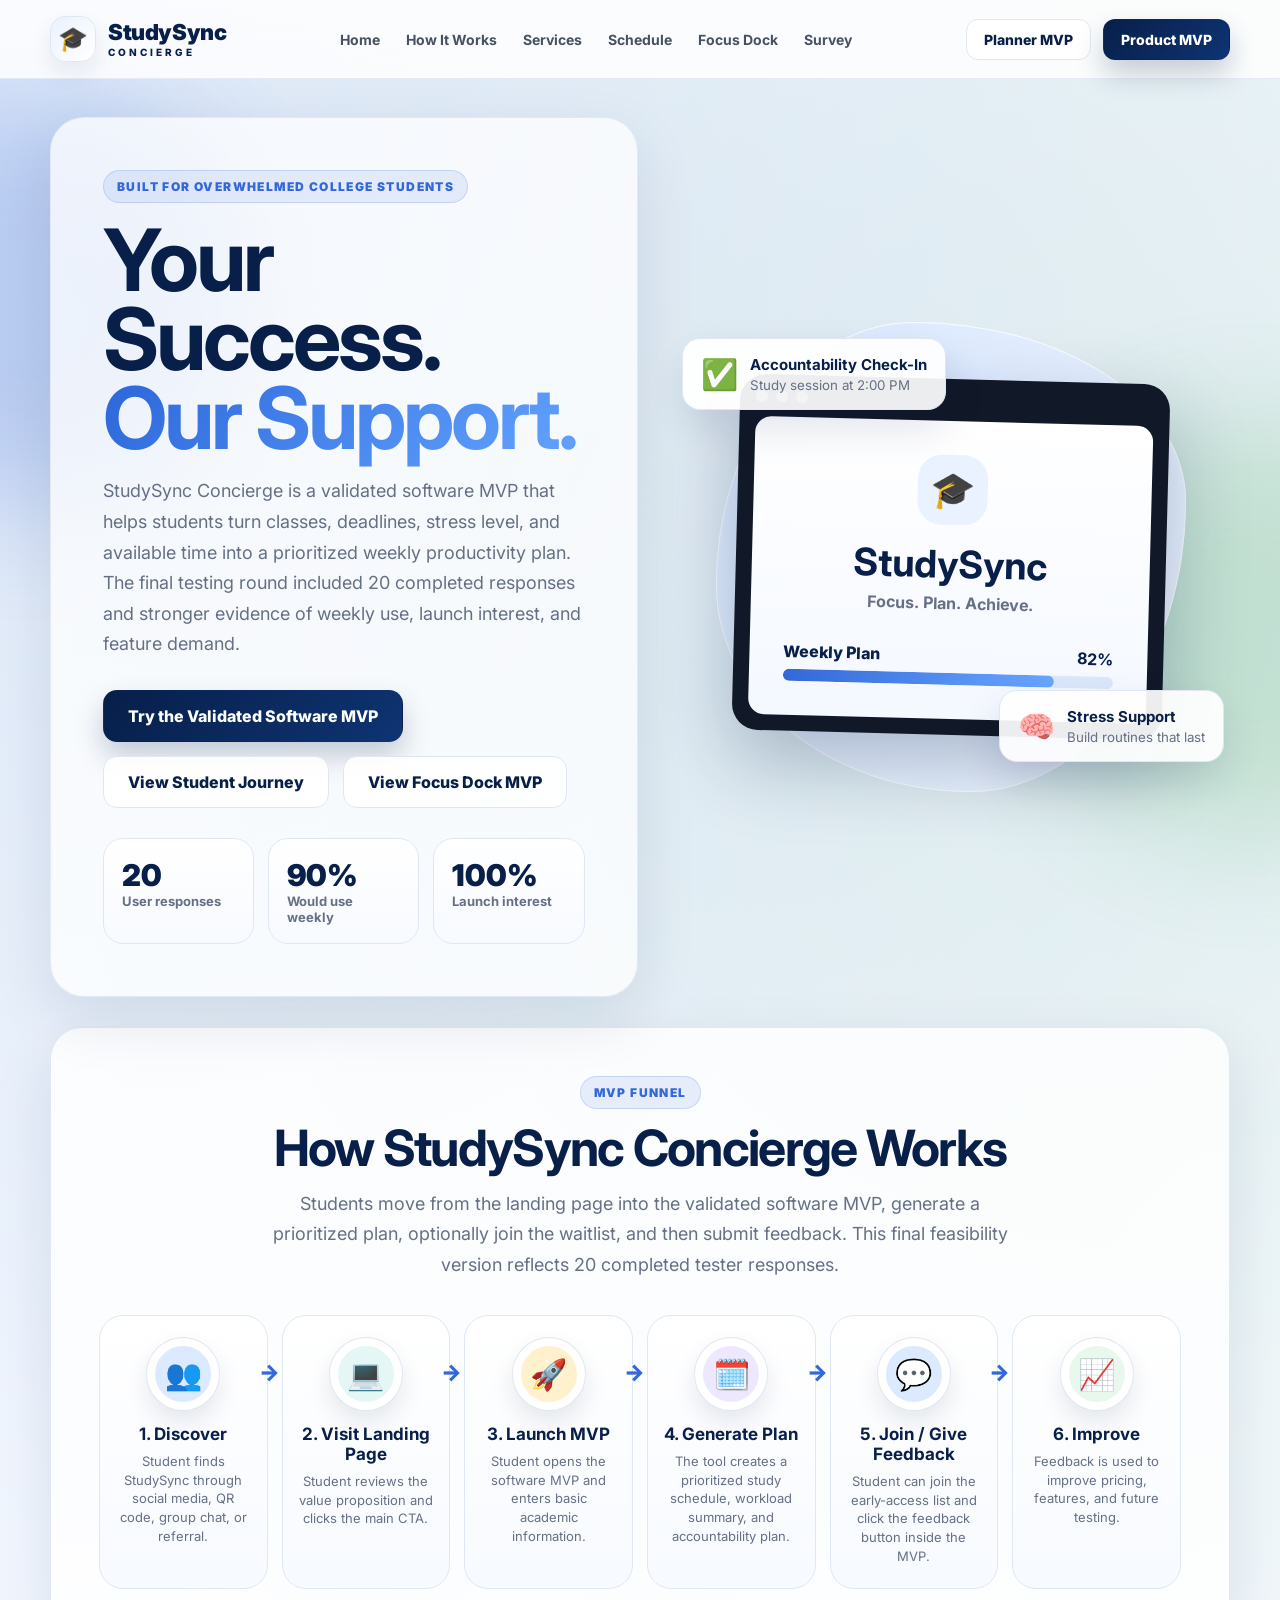
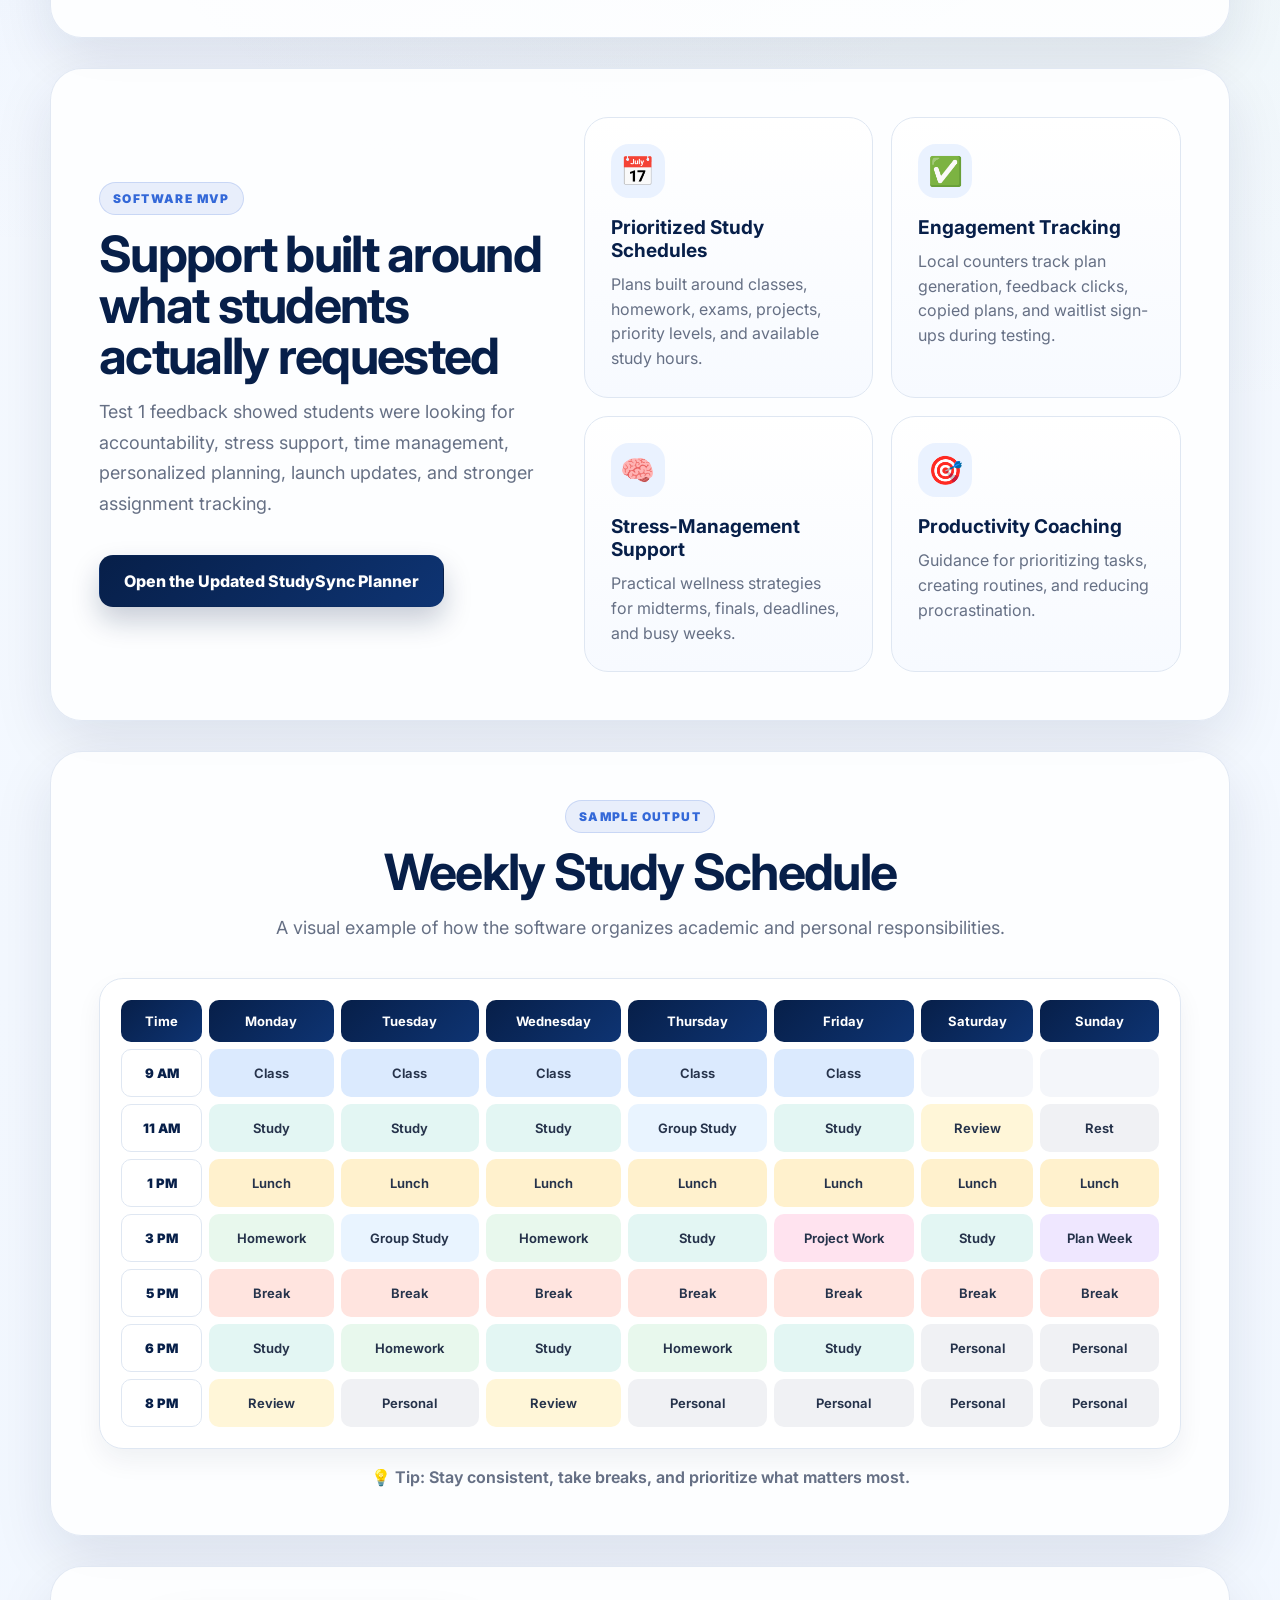
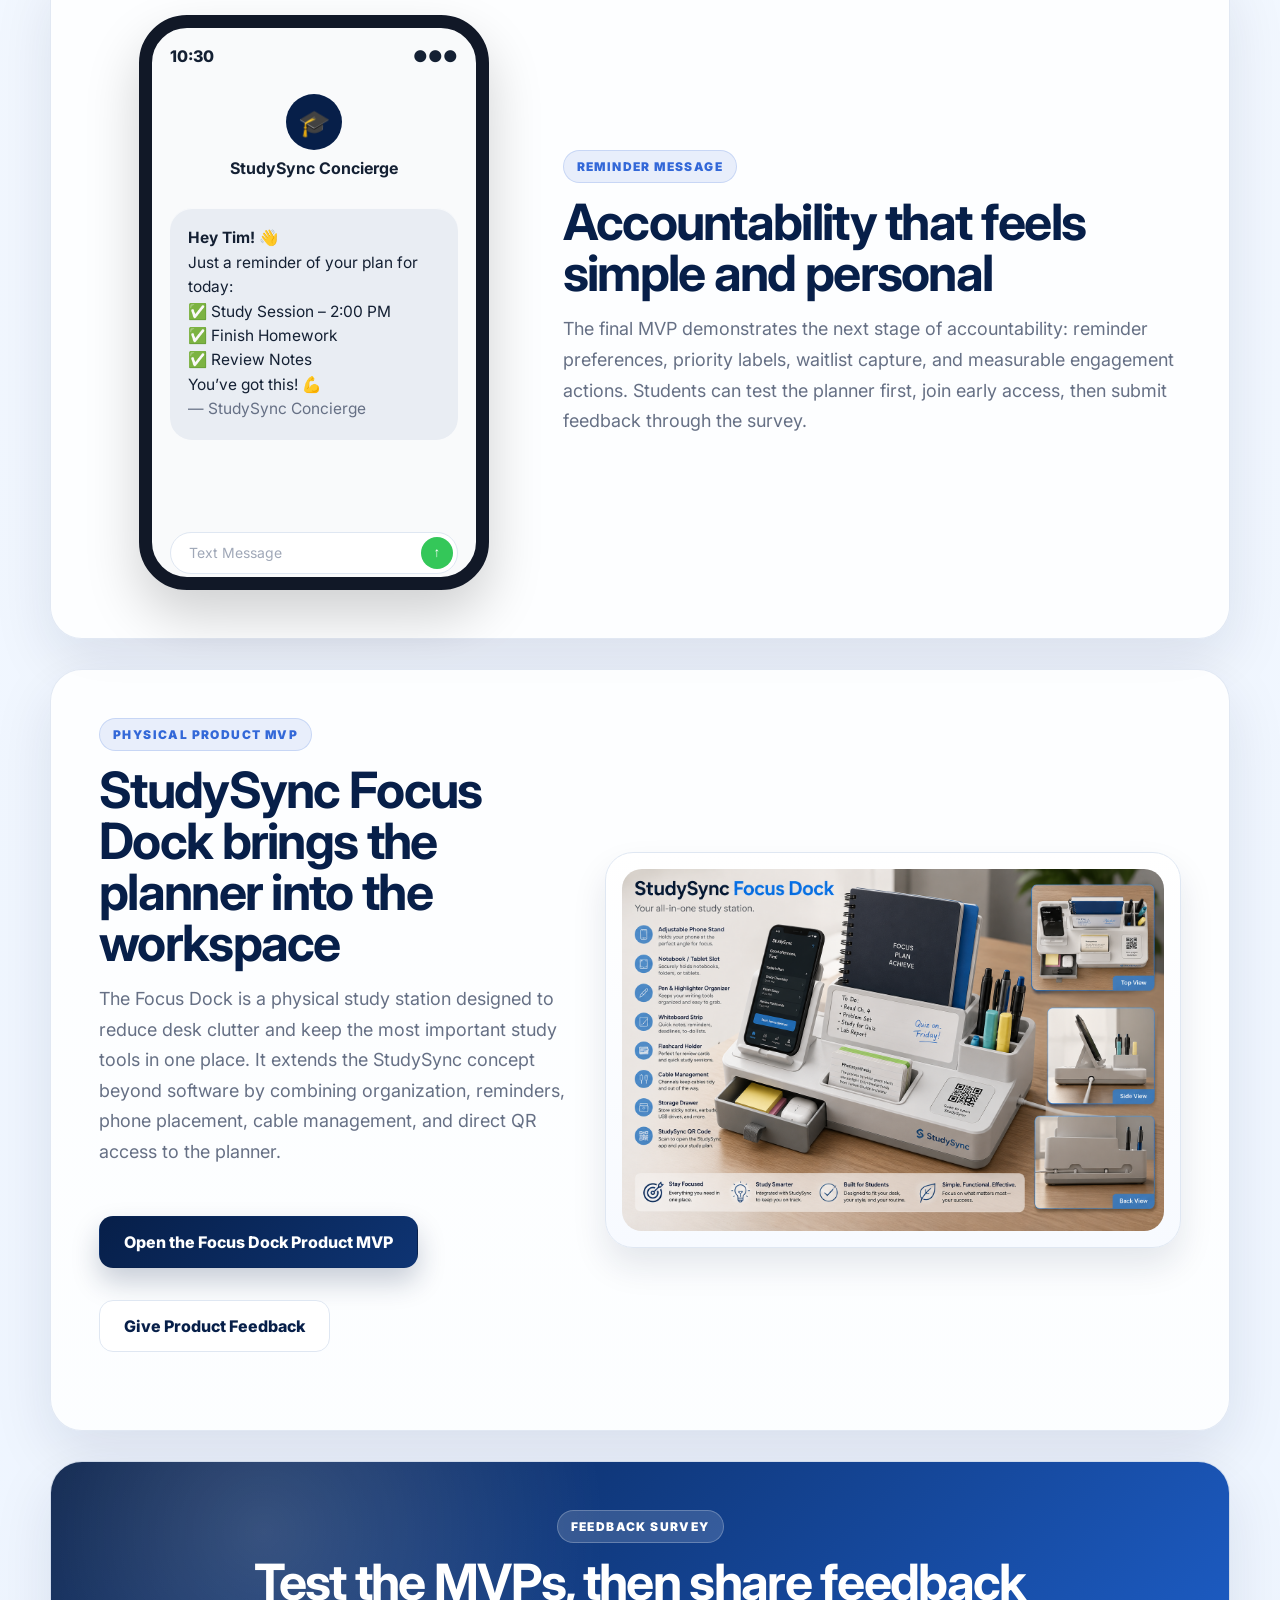
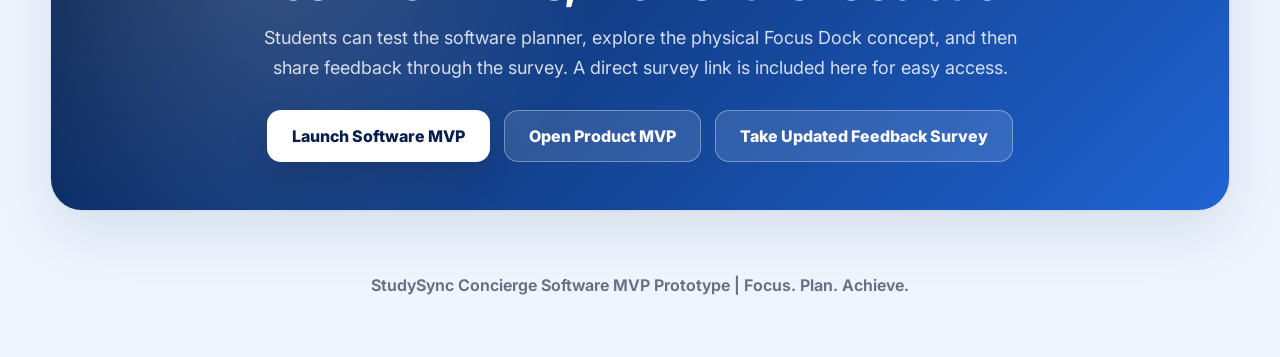
<file: index.html>
<!DOCTYPE html>
<html lang="en">
<head>
  <meta charset="UTF-8" />
  <meta name="viewport" content="width=device-width, initial-scale=1.0" />
  <title>StudySync Concierge</title>
  <link rel="preconnect" href="https://fonts.googleapis.com">
  <link rel="preconnect" href="https://fonts.gstatic.com" crossorigin>
  <link href="https://fonts.googleapis.com/css2?family=Inter:wght@400;500;600;700;800;900&display=swap" rel="stylesheet">
  <link rel="stylesheet" href="styles.css" />
</head>
<body>
  <div class="background-glow glow-one"></div>
  <div class="background-glow glow-two"></div>

  <header class="site-header">
    <nav class="nav">
      <a class="brand" href="#home">
        <span class="logo-mark">🎓</span>
        <span>
          <strong>StudySync</strong>
          <small>Concierge</small>
        </span>
      </a>

      <div class="nav-links">
        <a href="#home">Home</a>
        <a href="#how">How It Works</a>
        <a href="#services">Services</a>
        <a href="#schedule">Schedule</a>
        <a href="#focus-dock">Focus Dock</a>
        <a href="#survey">Survey</a>
      </div>

      <div class="nav-actions">
        <a class="btn secondary small" href="app.html">Planner MVP</a>
        <a class="btn primary small" href="focus-dock.html">Product MVP</a>
      </div>
    </nav>
  </header>

  <main>
    <section id="home" class="hero">
      <div class="hero-content">
        <div class="pill">Built for overwhelmed college students</div>
        <h1>Your Success.<br><span>Our Support.</span></h1>
        <p class="lead">
          StudySync Concierge is a validated software MVP that helps students turn classes, deadlines,
          stress level, and available time into a prioritized weekly productivity plan. The final testing round included 20 completed responses and stronger evidence of weekly use, launch interest, and feature demand.
        </p>

        <div class="hero-actions">
          <a class="btn primary" href="app.html">Try the Validated Software MVP</a>
          <a class="btn secondary" href="#how">View Student Journey</a>
          <a class="btn secondary" href="focus-dock.html">View Focus Dock MVP</a>
        </div>

        <div class="metrics">
          <div>
            <strong>20</strong>
            <span>User responses</span>
          </div>
          <div>
            <strong>90%</strong>
            <span>Would use weekly</span>
          </div>
          <div>
            <strong>100%</strong>
            <span>Launch interest</span>
          </div>
        </div>
      </div>

      <div class="hero-visual">
        <div class="blob"></div>
        <div class="floating-card card-top">
          <span>✅</span>
          <div>
            <strong>Accountability Check-In</strong>
            <small>Study session at 2:00 PM</small>
          </div>
        </div>
        <div class="laptop-card">
          <div class="laptop-top">
            <span></span><span></span><span></span>
          </div>
          <div class="laptop-content">
            <div class="mini-logo">🎓</div>
            <h3>StudySync</h3>
            <p>Focus. Plan. Achieve.</p>
            <div class="progress-row"><span>Weekly Plan</span><strong>82%</strong></div>
            <div class="progress"><i></i></div>
          </div>
        </div>
        <div class="floating-card card-bottom">
          <span>🧠</span>
          <div>
            <strong>Stress Support</strong>
            <small>Build routines that last</small>
          </div>
        </div>
      </div>
    </section>

    <section id="how" class="section">
      <div class="section-heading">
        <span class="label">MVP Funnel</span>
        <h2>How StudySync Concierge Works</h2>
        <p>Students move from the landing page into the validated software MVP, generate a prioritized plan, optionally join the waitlist, and then submit feedback. This final feasibility version reflects 20 completed tester responses.</p>
      </div>

      <div class="workflow">
        <div class="step">
          <div class="icon blue">👥</div>
          <h3>1. Discover</h3>
          <p>Student finds StudySync through social media, QR code, group chat, or referral.</p>
        </div>
        <div class="step">
          <div class="icon teal">💻</div>
          <h3>2. Visit Landing Page</h3>
          <p>Student reviews the value proposition and clicks the main CTA.</p>
        </div>
        <div class="step">
          <div class="icon gold">🚀</div>
          <h3>3. Launch MVP</h3>
          <p>Student opens the software MVP and enters basic academic information.</p>
        </div>
        <div class="step">
          <div class="icon purple">🗓️</div>
          <h3>4. Generate Plan</h3>
          <p>The tool creates a prioritized study schedule, workload summary, and accountability plan.</p>
        </div>
        <div class="step">
          <div class="icon blue">💬</div>
          <h3>5. Join / Give Feedback</h3>
          <p>Student can join the early-access list and click the feedback button inside the MVP.</p>
        </div>
        <div class="step">
          <div class="icon green">📈</div>
          <h3>6. Improve</h3>
          <p>Feedback is used to improve pricing, features, and future testing.</p>
        </div>
      </div>
    </section>

    <section id="services" class="section split">
      <div class="copy-block">
        <span class="label">Software MVP</span>
        <h2>Support built around what students actually requested</h2>
        <p>
          Test 1 feedback showed students were looking for accountability, stress support,
          time management, personalized planning, launch updates, and stronger assignment tracking.
        </p>
        <a class="btn primary inline-cta" href="app.html">Open the Updated StudySync Planner</a>
      </div>

      <div class="service-grid">
        <article class="service-card">
          <div class="service-icon">📅</div>
          <h3>Prioritized Study Schedules</h3>
          <p>Plans built around classes, homework, exams, projects, priority levels, and available study hours.</p>
        </article>
        <article class="service-card">
          <div class="service-icon">✅</div>
          <h3>Engagement Tracking</h3>
          <p>Local counters track plan generation, feedback clicks, copied plans, and waitlist sign-ups during testing.</p>
        </article>
        <article class="service-card">
          <div class="service-icon">🧠</div>
          <h3>Stress-Management Support</h3>
          <p>Practical wellness strategies for midterms, finals, deadlines, and busy weeks.</p>
        </article>
        <article class="service-card">
          <div class="service-icon">🎯</div>
          <h3>Productivity Coaching</h3>
          <p>Guidance for prioritizing tasks, creating routines, and reducing procrastination.</p>
        </article>
      </div>
    </section>

    <section id="schedule" class="section">
      <div class="section-heading">
        <span class="label">Sample Output</span>
        <h2>Weekly Study Schedule</h2>
        <p>A visual example of how the software organizes academic and personal responsibilities.</p>
      </div>

      <div class="schedule-card">
        <table class="schedule">
          <thead>
            <tr>
              <th>Time</th><th>Monday</th><th>Tuesday</th><th>Wednesday</th><th>Thursday</th><th>Friday</th><th>Saturday</th><th>Sunday</th>
            </tr>
          </thead>
          <tbody>
            <tr><td>9 AM</td><td class="class">Class</td><td class="class">Class</td><td class="class">Class</td><td class="class">Class</td><td class="class">Class</td><td></td><td></td></tr>
            <tr><td>11 AM</td><td class="study">Study</td><td class="study">Study</td><td class="study">Study</td><td class="group">Group Study</td><td class="study">Study</td><td class="review">Review</td><td class="rest">Rest</td></tr>
            <tr><td>1 PM</td><td class="lunch">Lunch</td><td class="lunch">Lunch</td><td class="lunch">Lunch</td><td class="lunch">Lunch</td><td class="lunch">Lunch</td><td class="lunch">Lunch</td><td class="lunch">Lunch</td></tr>
            <tr><td>3 PM</td><td class="homework">Homework</td><td class="group">Group Study</td><td class="homework">Homework</td><td class="study">Study</td><td class="project">Project Work</td><td class="study">Study</td><td class="plan">Plan Week</td></tr>
            <tr><td>5 PM</td><td class="break">Break</td><td class="break">Break</td><td class="break">Break</td><td class="break">Break</td><td class="break">Break</td><td class="break">Break</td><td class="break">Break</td></tr>
            <tr><td>6 PM</td><td class="study">Study</td><td class="homework">Homework</td><td class="study">Study</td><td class="homework">Homework</td><td class="study">Study</td><td class="personal">Personal</td><td class="personal">Personal</td></tr>
            <tr><td>8 PM</td><td class="review">Review</td><td class="personal">Personal</td><td class="review">Review</td><td class="personal">Personal</td><td class="personal">Personal</td><td class="personal">Personal</td><td class="personal">Personal</td></tr>
          </tbody>
        </table>
      </div>
      <p class="tip">💡 Tip: Stay consistent, take breaks, and prioritize what matters most.</p>
    </section>

    <section class="section split reminder-section">
      <div class="phone">
        <div class="phone-bar">
          <span>10:30</span>
          <span>●●●</span>
        </div>
        <div class="phone-header">
          <div class="avatar">🎓</div>
          <strong>StudySync Concierge</strong>
        </div>
        <div class="message">
          <strong>Hey Tim! 👋</strong><br>
          Just a reminder of your plan for today:<br>
          ✅ Study Session – 2:00 PM<br>
          ✅ Finish Homework<br>
          ✅ Review Notes<br>
          You’ve got this! 💪<br>
          <span>— StudySync Concierge</span>
        </div>
        <div class="input-row">Text Message <button type="button" aria-label="Send sample message">↑</button></div>
      </div>

      <div class="copy-block">
        <span class="label">Reminder Message</span>
        <h2>Accountability that feels simple and personal</h2>
        <p>
          The final MVP demonstrates the next stage of accountability: reminder preferences, priority labels, waitlist capture, and measurable engagement actions. Students can test the planner first, join early access, then submit feedback through the survey.
        </p>
      </div>
    </section>


    <section id="focus-dock" class="section split product-showcase-section">
      <div class="copy-block">
        <span class="label">Physical Product MVP</span>
        <h2>StudySync Focus Dock brings the planner into the workspace</h2>
        <p>
          The Focus Dock is a physical study station designed to reduce desk clutter and keep the most important study tools in one place. It extends the StudySync concept beyond software by combining organization, reminders, phone placement, cable management, and direct QR access to the planner.
        </p>
        <div class="hero-actions">
          <a class="btn primary inline-cta" href="focus-dock.html">Open the Focus Dock Product MVP</a>
          <a class="btn secondary inline-cta" target="_blank" rel="noopener" href="https://docs.google.com/forms/d/e/1FAIpQLSdJgZQR3I02ws2I6Ml8LDnDIbY3cP5XOLioHoiaAB8LuWXSCg/viewform?usp=header">Give Product Feedback</a>
        </div>
      </div>

      <div class="product-render-card">
        <img src="focus-dock-render.png" alt="StudySync Focus Dock physical product render">
      </div>
    </section>

    <section id="survey" class="section cta-section">
      <span class="label light">Feedback Survey</span>
      <h2>Test the MVPs, then share feedback</h2>
      <p>
        Students can test the software planner, explore the physical Focus Dock concept, and then share feedback through the survey. A direct survey link is included here for easy access.
      </p>
      <div class="cta-actions">
        <a class="btn white" href="app.html">Launch Software MVP</a>
        <a class="btn ghost-white" href="focus-dock.html">Open Product MVP</a>
        <a class="btn ghost-white" target="_blank" rel="noopener" href="https://docs.google.com/forms/d/e/1FAIpQLSdJgZQR3I02ws2I6Ml8LDnDIbY3cP5XOLioHoiaAB8LuWXSCg/viewform?usp=header">
          Take Updated Feedback Survey
        </a>
      </div>
    </section>
  </main>

  <footer id="contact" class="footer">
    <p>StudySync Concierge Software MVP Prototype | Focus. Plan. Achieve.</p>
  </footer>

  <script src="script.js"></script>
</body>
</html>
</file>
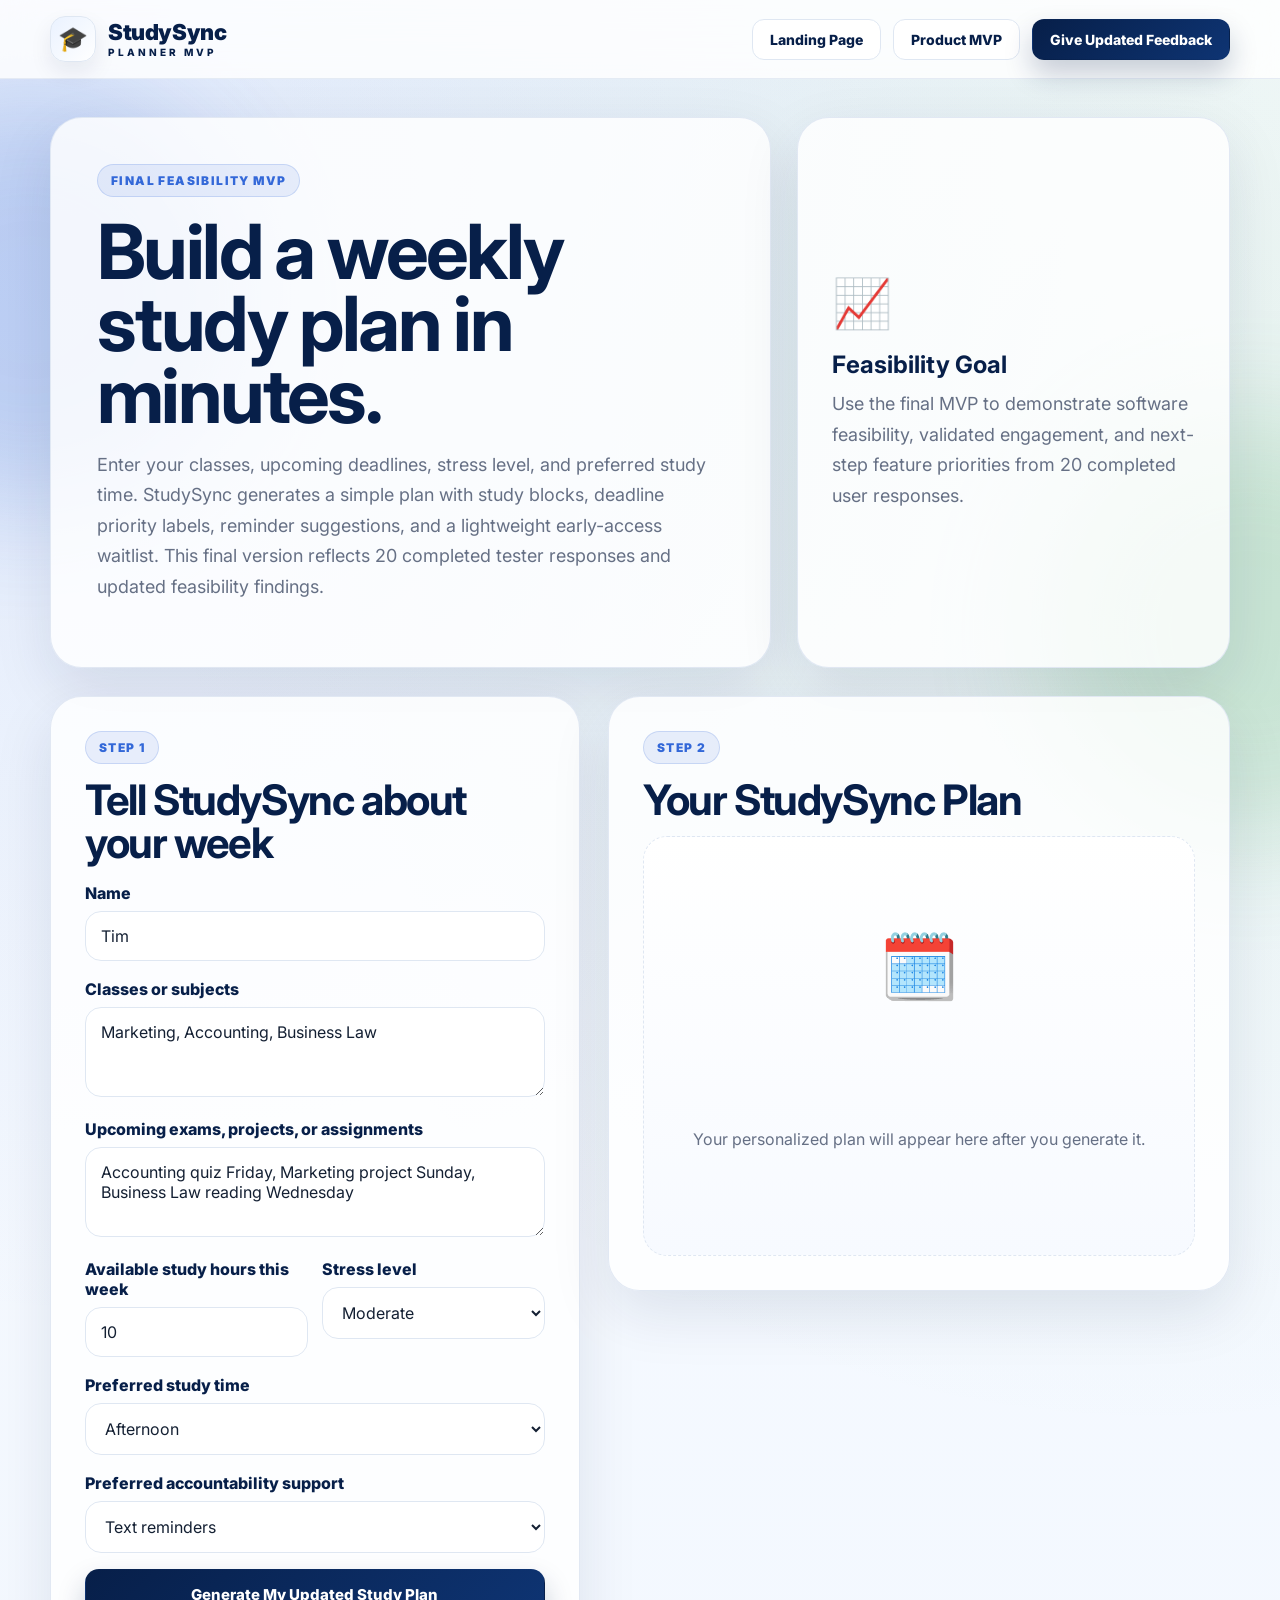
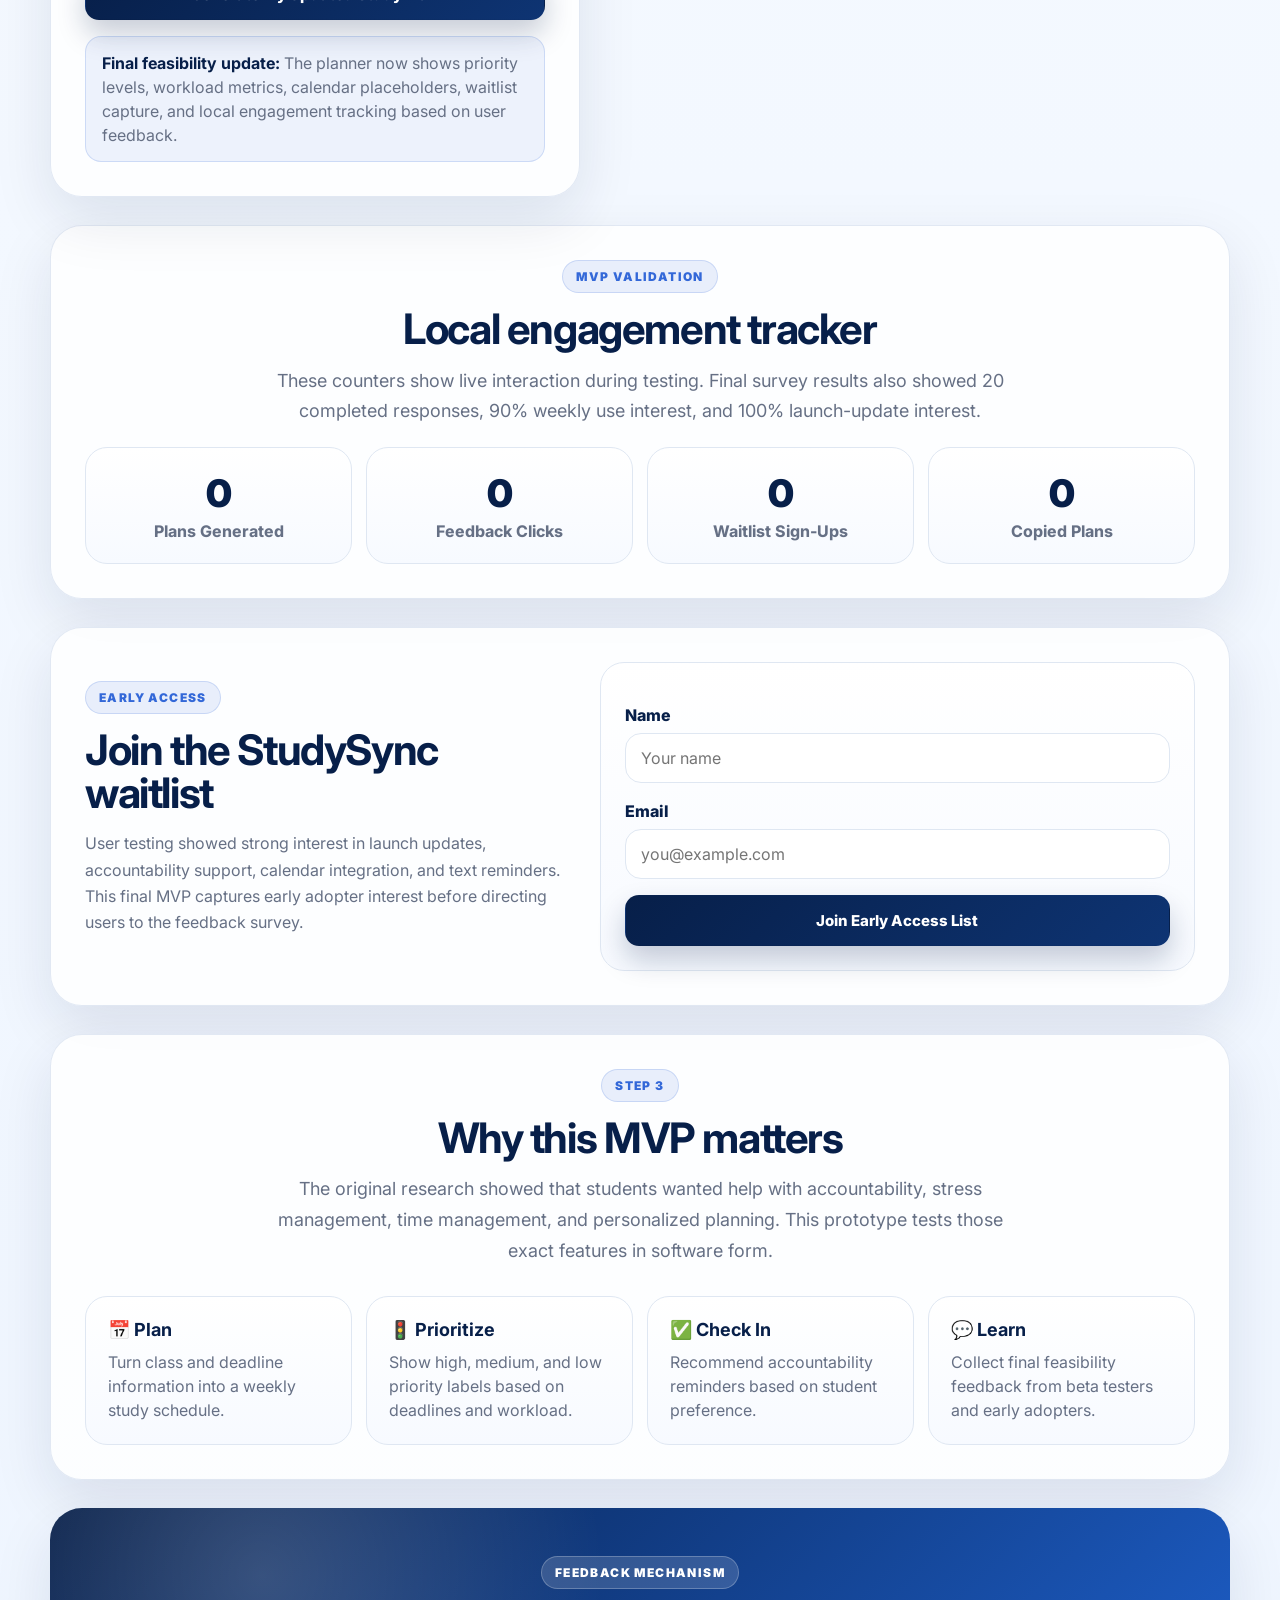
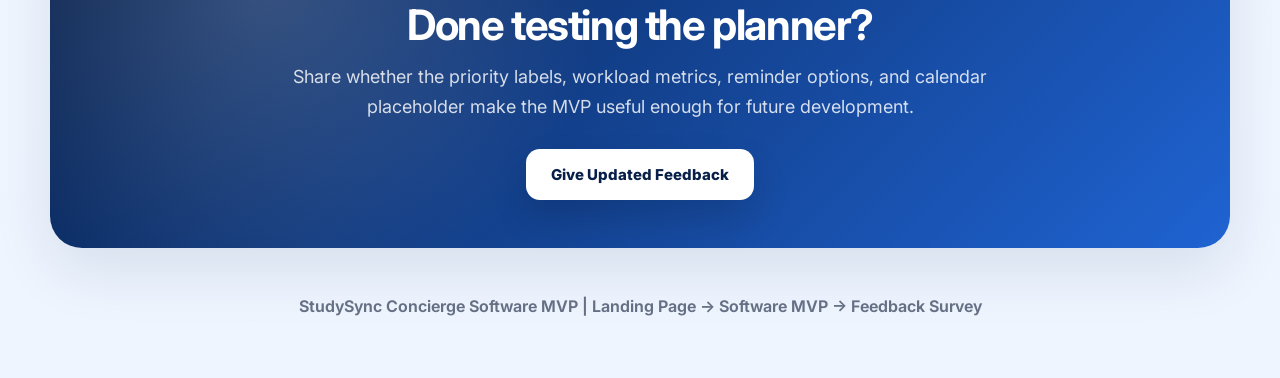
<file: app.html>
<!DOCTYPE html>
<html lang="en">
<head>
  <meta charset="UTF-8" />
  <meta name="viewport" content="width=device-width, initial-scale=1.0" />
  <title>StudySync Planner MVP</title>
  <link rel="preconnect" href="https://fonts.googleapis.com">
  <link rel="preconnect" href="https://fonts.gstatic.com" crossorigin>
  <link href="https://fonts.googleapis.com/css2?family=Inter:wght@400;500;600;700;800;900&display=swap" rel="stylesheet">
  <link rel="stylesheet" href="app.css" />
</head>
<body>
  <div class="background-glow glow-one"></div>
  <div class="background-glow glow-two"></div>

  <header class="app-header">
    <nav class="app-nav">
      <a class="brand" href="index.html">
        <span class="logo-mark">🎓</span>
        <span>
          <strong>StudySync</strong>
          <small>Planner MVP</small>
        </span>
      </a>
      <div class="nav-actions">
        <a class="btn secondary small" href="index.html">Landing Page</a>
        <a class="btn secondary small" href="focus-dock.html">Product MVP</a>
        <a class="btn primary small" target="_blank" rel="noopener" href="https://docs.google.com/forms/d/e/1FAIpQLSdJgZQR3I02ws2I6Ml8LDnDIbY3cP5XOLioHoiaAB8LuWXSCg/viewform?usp=header">Give Updated Feedback</a>
      </div>
    </nav>
  </header>

  <main class="app-shell">
    <section class="app-hero">
      <div>
        <div class="pill">Final feasibility MVP</div>
        <h1>Build a weekly study plan in minutes.</h1>
        <p>
          Enter your classes, upcoming deadlines, stress level, and preferred study time.
          StudySync generates a simple plan with study blocks, deadline priority labels, reminder suggestions, and a lightweight early-access waitlist. This final version reflects 20 completed tester responses and updated feasibility findings.
        </p>
      </div>
      <div class="hero-card">
        <span>📈</span>
        <strong>Feasibility Goal</strong>
        <p>Use the final MVP to demonstrate software feasibility, validated engagement, and next-step feature priorities from 20 completed user responses.</p>
      </div>
    </section>

    <section class="mvp-grid">
      <form id="plannerForm" class="panel planner-form">
        <span class="label">Step 1</span>
        <h2>Tell StudySync about your week</h2>

        <label for="studentName">Name</label>
        <input id="studentName" name="studentName" type="text" placeholder="Tim" value="Tim" required>

        <label for="classes">Classes or subjects</label>
        <textarea id="classes" name="classes" rows="3" placeholder="Example: Marketing, Accounting, Business Law" required>Marketing, Accounting, Business Law</textarea>

        <label for="deadlines">Upcoming exams, projects, or assignments</label>
        <textarea id="deadlines" name="deadlines" rows="3" placeholder="Example: Accounting quiz Friday, Marketing project Sunday" required>Accounting quiz Friday, Marketing project Sunday, Business Law reading Wednesday</textarea>

        <div class="two-col">
          <div>
            <label for="hours">Available study hours this week</label>
            <input id="hours" name="hours" type="number" min="1" max="40" value="10" required>
          </div>
          <div>
            <label for="stress">Stress level</label>
            <select id="stress" name="stress" required>
              <option value="Low">Low</option>
              <option value="Moderate" selected>Moderate</option>
              <option value="High">High</option>
              <option value="Extreme">Extreme</option>
            </select>
          </div>
        </div>

        <label for="studyTime">Preferred study time</label>
        <select id="studyTime" name="studyTime" required>
          <option value="Morning">Morning</option>
          <option value="Afternoon" selected>Afternoon</option>
          <option value="Evening">Evening</option>
          <option value="Mixed">Mixed / flexible</option>
        </select>

        <label for="support">Preferred accountability support</label>
        <select id="support" name="support" required>
          <option value="Text reminders" selected>Text reminders</option>
          <option value="Email check-ins">Email check-ins</option>
          <option value="Weekly video call">Weekly video call</option>
          <option value="App notifications">App notifications</option>
          <option value="Group chat">Group chat</option>
        </select>

        <button class="btn primary full" type="submit">Generate My Updated Study Plan</button>

        <div class="iteration-note">
          <strong>Final feasibility update:</strong> The planner now shows priority levels, workload metrics, calendar placeholders, waitlist capture, and local engagement tracking based on user feedback.
        </div>
      </form>

      <section class="panel result-panel" aria-live="polite">
        <span class="label">Step 2</span>
        <h2>Your StudySync Plan</h2>
        <div id="emptyState" class="empty-state">
          <div>🗓️</div>
          <p>Your personalized plan will appear here after you generate it.</p>
        </div>
        <div id="planResult" class="plan-result hidden"></div>
        <div id="resultActions" class="result-actions hidden">
          <button id="copyPlan" class="btn secondary" type="button">Copy Plan</button>
          <a id="feedbackLink" class="btn primary" target="_blank" rel="noopener" href="https://docs.google.com/forms/d/e/1FAIpQLSdJgZQR3I02ws2I6Ml8LDnDIbY3cP5XOLioHoiaAB8LuWXSCg/viewform?usp=header">Take Updated Feedback Survey</a>
        </div>
      </section>
    </section>


    <section class="panel metrics-panel">
      <div class="section-heading compact-heading">
        <span class="label">MVP Validation</span>
        <h2>Local engagement tracker</h2>
        <p>These counters show live interaction during testing. Final survey results also showed 20 completed responses, 90% weekly use interest, and 100% launch-update interest.</p>
      </div>
      <div class="metrics-grid">
        <article><strong id="plansGenerated">0</strong><span>Plans Generated</span></article>
        <article><strong id="feedbackClicks">0</strong><span>Feedback Clicks</span></article>
        <article><strong id="waitlistCount">0</strong><span>Waitlist Sign-Ups</span></article>
        <article><strong id="copyCount">0</strong><span>Copied Plans</span></article>
      </div>
    </section>

    <section class="panel waitlist-panel">
      <div>
        <span class="label">Early Access</span>
        <h2>Join the StudySync waitlist</h2>
        <p>User testing showed strong interest in launch updates, accountability support, calendar integration, and text reminders. This final MVP captures early adopter interest before directing users to the feedback survey.</p>
      </div>
      <form id="waitlistForm" class="waitlist-form">
        <label for="waitlistName">Name</label>
        <input id="waitlistName" name="waitlistName" type="text" placeholder="Your name" required>
        <label for="waitlistEmail">Email</label>
        <input id="waitlistEmail" name="waitlistEmail" type="email" placeholder="you@example.com" required>
        <button class="btn primary full" type="submit">Join Early Access List</button>
        <p id="waitlistMessage" class="form-message hidden">Thanks — you have been added to the StudySync early access list for this test round.</p>
      </form>
    </section>

    <section class="panel insight-panel">
      <div class="section-heading">
        <span class="label">Step 3</span>
        <h2>Why this MVP matters</h2>
        <p>
          The original research showed that students wanted help with accountability, stress management,
          time management, and personalized planning. This prototype tests those exact features in software form.
        </p>
      </div>
      <div class="insight-grid">
        <article><strong>📅 Plan</strong><span>Turn class and deadline information into a weekly study schedule.</span></article>
        <article><strong>🚦 Prioritize</strong><span>Show high, medium, and low priority labels based on deadlines and workload.</span></article>
        <article><strong>✅ Check In</strong><span>Recommend accountability reminders based on student preference.</span></article>
        <article><strong>💬 Learn</strong><span>Collect final feasibility feedback from beta testers and early adopters.</span></article>
      </div>
    </section>

    <section class="final-cta">
      <span class="label light">Feedback Mechanism</span>
      <h2>Done testing the planner?</h2>
      <p>Share whether the priority labels, workload metrics, reminder options, and calendar placeholder make the MVP useful enough for future development.</p>
      <a class="btn white" target="_blank" rel="noopener" href="https://docs.google.com/forms/d/e/1FAIpQLSdJgZQR3I02ws2I6Ml8LDnDIbY3cP5XOLioHoiaAB8LuWXSCg/viewform?usp=header">Give Updated Feedback</a>
    </section>
  </main>

  <footer class="footer">
    <p>StudySync Concierge Software MVP | Landing Page → Software MVP → Feedback Survey</p>
  </footer>

  <script src="app.js"></script>
</body>
</html>
</file>
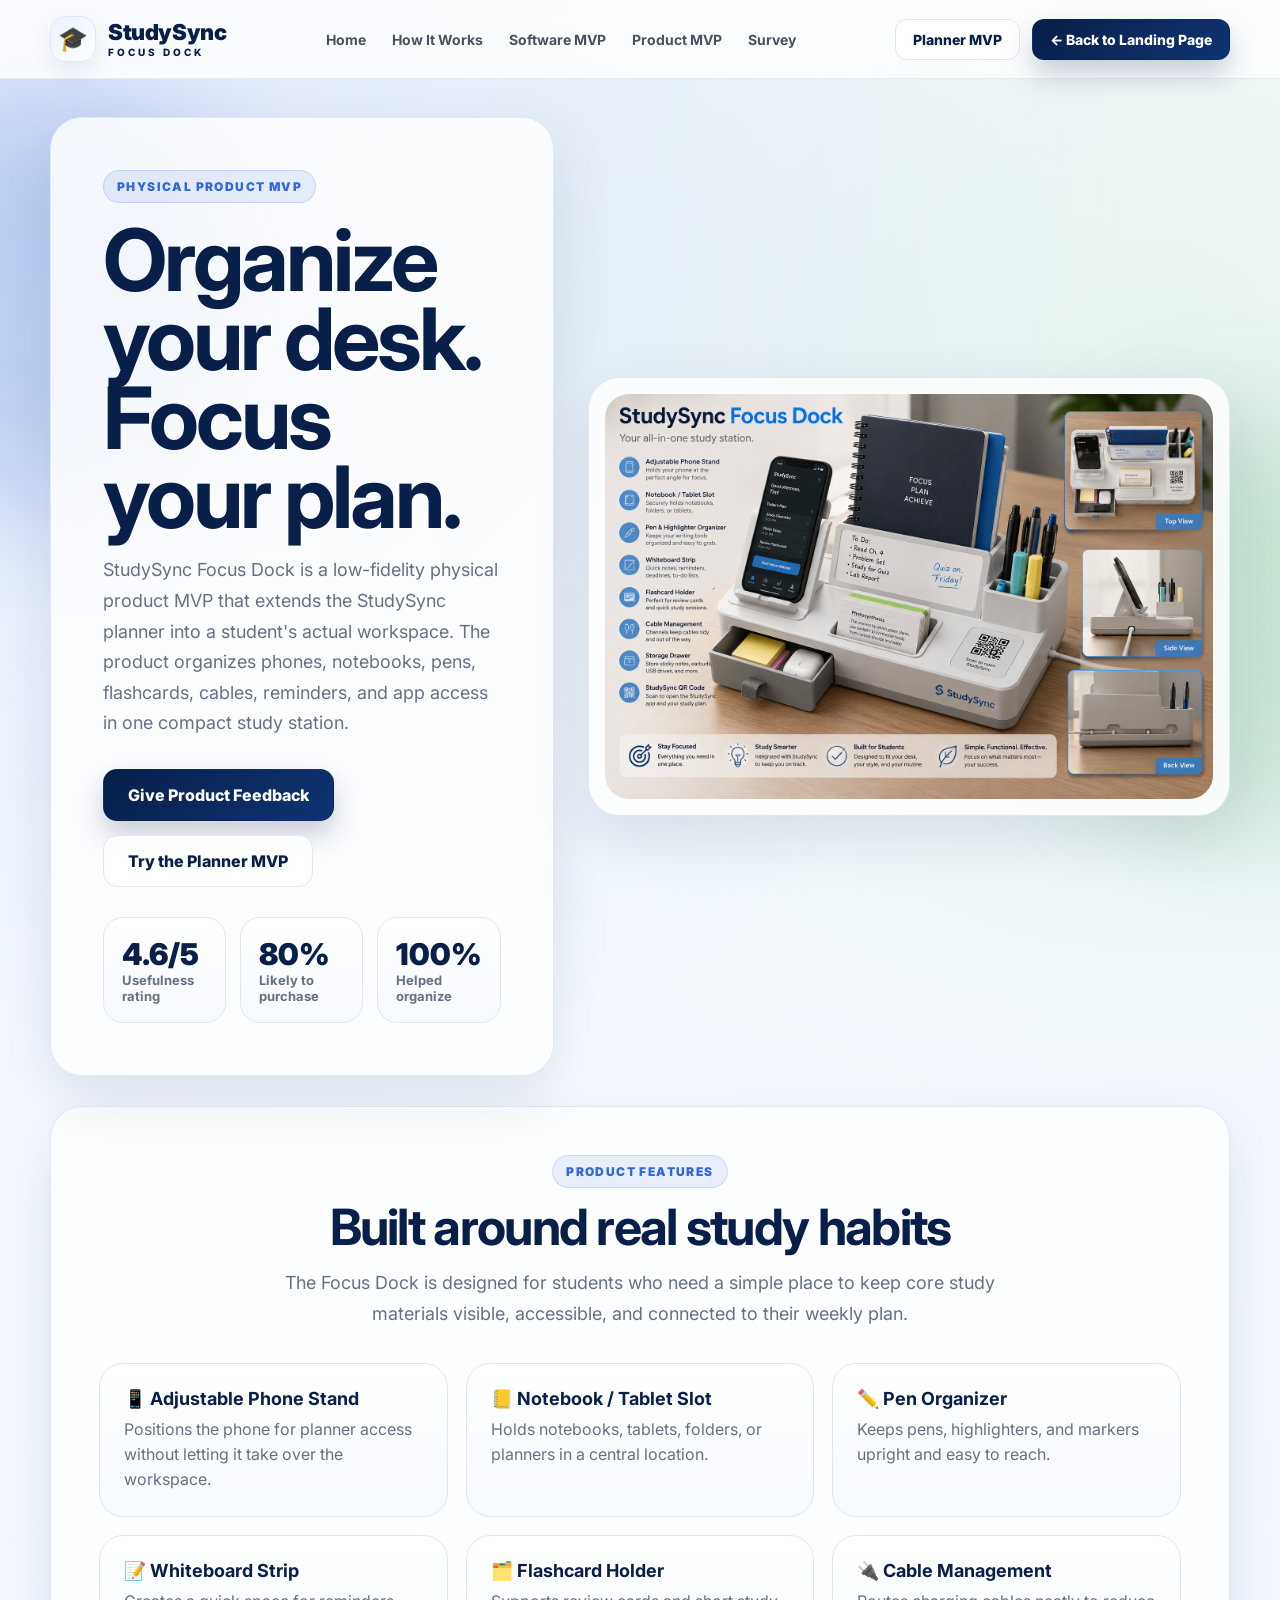
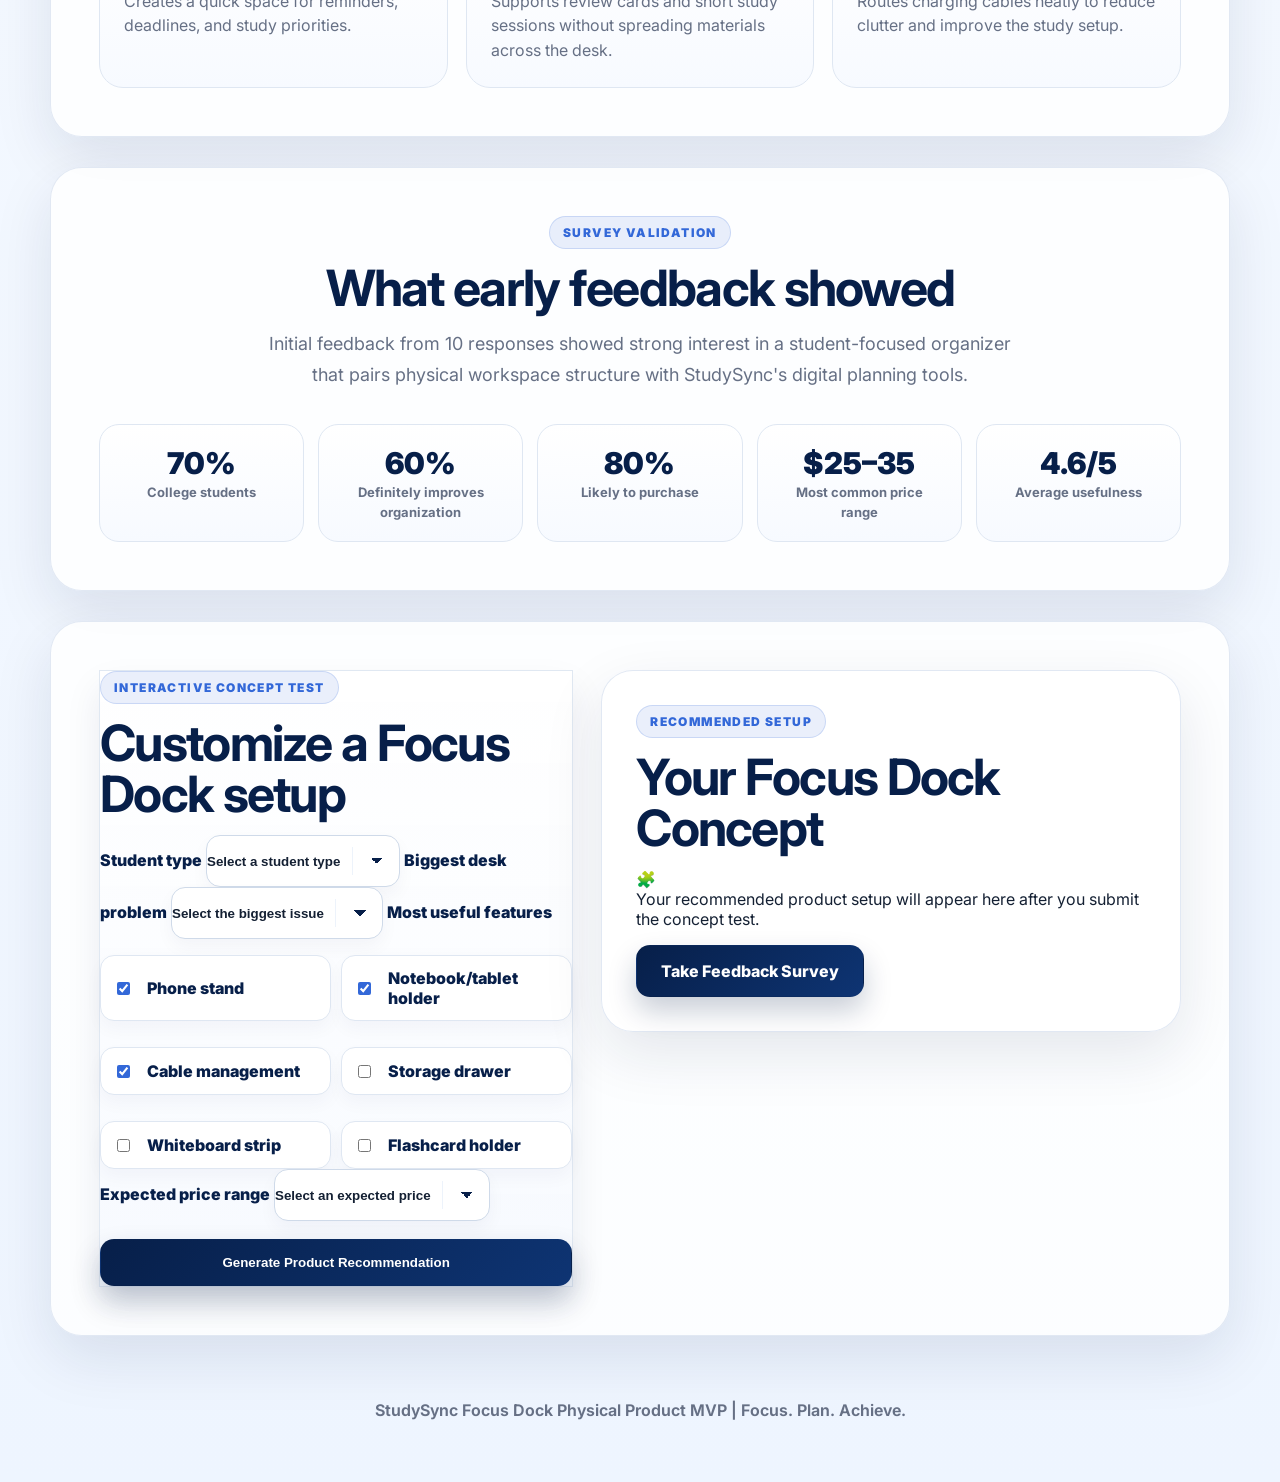
<file: focus-dock.html>
<!DOCTYPE html>
<html lang="en">
<head>
  <meta charset="UTF-8" />
  <meta name="viewport" content="width=device-width, initial-scale=1.0" />
  <title>StudySync Focus Dock MVP</title>
  <link rel="preconnect" href="https://fonts.googleapis.com">
  <link rel="preconnect" href="https://fonts.gstatic.com" crossorigin>
  <link href="https://fonts.googleapis.com/css2?family=Inter:wght@400;500;600;700;800;900&display=swap" rel="stylesheet">
  <link rel="stylesheet" href="styles.css" />
</head>
<body>
  <div class="background-glow glow-one"></div>
  <div class="background-glow glow-two"></div>

  <header class="site-header">
    <nav class="nav">
      <a class="brand" href="index.html">
        <span class="logo-mark">🎓</span>
        <span>
          <strong>StudySync</strong>
          <small>Focus Dock</small>
        </span>
      </a>
      <div class="nav-links">
        <a href="index.html#home">Home</a>
        <a href="index.html#how">How It Works</a>
        <a href="index.html#services">Software MVP</a>
        <a href="focus-dock.html">Product MVP</a>
        <a href="index.html#survey">Survey</a>
      </div>
      <div class="nav-actions">
        <a class="btn secondary small" href="app.html">Planner MVP</a>
        <a class="btn primary small" href="index.html">← Back to Landing Page</a>
      </div>
    </nav>
  </header>

  <main>
    <section class="product-page-hero">
      <div class="product-page-card">
        <span class="pill">Physical Product MVP</span>
        <h1>Organize your desk. Focus your plan.</h1>
        <p class="lead">
          StudySync Focus Dock is a low-fidelity physical product MVP that extends the StudySync planner into a student's actual workspace. The product organizes phones, notebooks, pens, flashcards, cables, reminders, and app access in one compact study station.
        </p>
        <div class="hero-actions">
          <a class="btn primary" target="_blank" rel="noopener" href="https://docs.google.com/forms/d/e/1FAIpQLSdJgZQR3I02ws2I6Ml8LDnDIbY3cP5XOLioHoiaAB8LuWXSCg/viewform?usp=header">Give Product Feedback</a>
          <a class="btn secondary" href="app.html">Try the Planner MVP</a>
        </div>
        <div class="metrics">
          <div><strong>4.6/5</strong><span>Usefulness rating</span></div>
          <div><strong>80%</strong><span>Likely to purchase</span></div>
          <div><strong>100%</strong><span>Helped organize</span></div>
        </div>
      </div>
      <div class="product-page-render">
        <img src="focus-dock-render.png" alt="StudySync Focus Dock product render">
      </div>
    </section>

    <section class="product-panel">
      <div class="section-heading">
        <span class="label">Product Features</span>
        <h2>Built around real study habits</h2>
        <p>The Focus Dock is designed for students who need a simple place to keep core study materials visible, accessible, and connected to their weekly plan.</p>
      </div>
      <div class="product-feature-grid">
        <article><strong>📱 Adjustable Phone Stand</strong><span>Positions the phone for planner access without letting it take over the workspace.</span></article>
        <article><strong>📒 Notebook / Tablet Slot</strong><span>Holds notebooks, tablets, folders, or planners in a central location.</span></article>
        <article><strong>✏️ Pen Organizer</strong><span>Keeps pens, highlighters, and markers upright and easy to reach.</span></article>
        <article><strong>📝 Whiteboard Strip</strong><span>Creates a quick space for reminders, deadlines, and study priorities.</span></article>
        <article><strong>🗂️ Flashcard Holder</strong><span>Supports review cards and short study sessions without spreading materials across the desk.</span></article>
        <article><strong>🔌 Cable Management</strong><span>Routes charging cables neatly to reduce clutter and improve the study setup.</span></article>
      </div>
    </section>

    <section class="product-panel">
      <div class="section-heading">
        <span class="label">Survey Validation</span>
        <h2>What early feedback showed</h2>
        <p>Initial feedback from 10 responses showed strong interest in a student-focused organizer that pairs physical workspace structure with StudySync's digital planning tools.</p>
      </div>
      <div class="product-validation-grid">
        <div><strong>70%</strong><span>College students</span></div>
        <div><strong>60%</strong><span>Definitely improves organization</span></div>
        <div><strong>80%</strong><span>Likely to purchase</span></div>
        <div><strong>$25–35</strong><span>Most common price range</span></div>
        <div><strong>4.6/5</strong><span>Average usefulness</span></div>
      </div>
    </section>

    <section class="product-panel product-form-grid">
      <form id="dockForm" class="waitlist-form product-test-form">
        <span class="label">Interactive Concept Test</span>
        <h2>Customize a Focus Dock setup</h2>

        <label for="studentType">Student type</label>
        <select id="studentType" name="studentType" required>
          <option value="" disabled selected>Select a student type</option>
          <option value="college student">College student</option>
          <option value="high school student">High school student</option>
          <option value="graduate student">Graduate student</option>
        </select>

        <label for="deskIssue">Biggest desk problem</label>
        <select id="deskIssue" name="deskIssue" required>
          <option value="" disabled selected>Select the biggest issue</option>
          <option value="desk clutter">Desk clutter</option>
          <option value="phone distractions">Phone distractions</option>
          <option value="missing supplies">Missing supplies</option>
          <option value="messy charging cables">Messy charging cables</option>
        </select>

        <label>Most useful features</label>
        <div class="check-grid">
          <label><input type="checkbox" value="phone stand" checked>Phone stand</label>
          <label><input type="checkbox" value="notebook/tablet holder" checked>Notebook/tablet holder</label>
          <label><input type="checkbox" value="cable management" checked>Cable management</label>
          <label><input type="checkbox" value="storage drawer">Storage drawer</label>
          <label><input type="checkbox" value="whiteboard strip">Whiteboard strip</label>
          <label><input type="checkbox" value="flashcard holder">Flashcard holder</label>
        </div>

        <label for="price">Expected price range</label>
        <select id="price" name="price" required>
          <option value="" disabled selected>Select an expected price</option>
          <option value="$15–25">$15–25</option>
          <option value="$25–35">$25–35</option>
          <option value="$35–50">$35–50</option>
        </select>

        <button class="btn primary full" type="submit">Generate Product Recommendation</button>
      </form>

      <section class="result-panel" aria-live="polite">
        <span class="label">Recommended Setup</span>
        <h2>Your Focus Dock Concept</h2>
        <div id="emptyState" class="empty-state">
          <div>🧩</div>
          <p>Your recommended product setup will appear here after you submit the concept test.</p>
        </div>
        <div id="dockResult" class="hidden"></div>
        <a id="surveyButton" class="btn primary hidden" target="_blank" rel="noopener" href="https://docs.google.com/forms/d/e/1FAIpQLSdJgZQR3I02ws2I6Ml8LDnDIbY3cP5XOLioHoiaAB8LuWXSCg/viewform?usp=header">Take Feedback Survey</a>
      </section>
    </section>
  </main>

  <footer class="footer">
    <p>StudySync Focus Dock Physical Product MVP | Focus. Plan. Achieve.</p>
  </footer>

  <script src="focus-dock.js"></script>
</body>
</html>
</file>
<file: styles.css>
:root {
  --navy: #071f49;
  --navy-2: #0e3473;
  --blue: #3368d8;
  --sky: #eaf2ff;
  --teal: #e8f8f5;
  --green: #55ad68;
  --gold: #f4bd45;
  --purple: #7b60d8;
  --pink: #f15c82;
  --red: #f56b5c;
  --text: #142033;
  --muted: #667085;
  --border: #dfe7f2;
  --bg: #f6f9fe;
  --white: #ffffff;
  --shadow: 0 22px 60px rgba(7, 31, 73, 0.10);
}

* { box-sizing: border-box; }

html { scroll-behavior: smooth; }

body {
  margin: 0;
  font-family: Inter, Arial, Helvetica, sans-serif;
  color: var(--text);
  background:
    radial-gradient(circle at 10% 5%, rgba(51,104,216,.12), transparent 32%),
    radial-gradient(circle at 90% 12%, rgba(85,173,104,.10), transparent 30%),
    linear-gradient(180deg, #f8fbff 0%, #eef5ff 100%);
  overflow-x: hidden;
}

.background-glow {
  position: fixed;
  width: 420px;
  height: 420px;
  border-radius: 999px;
  filter: blur(60px);
  opacity: .22;
  pointer-events: none;
  z-index: -1;
}

.glow-one { background: var(--blue); top: 90px; left: -180px; }
.glow-two { background: var(--green); top: 420px; right: -180px; }

.site-header {
  position: sticky;
  top: 0;
  z-index: 20;
  background: rgba(255,255,255,.82);
  backdrop-filter: blur(18px);
  border-bottom: 1px solid rgba(223,231,242,.8);
}

.nav {
  width: min(1180px, calc(100% - 36px));
  margin: 0 auto;
  min-height: 78px;
  display: flex;
  align-items: center;
  justify-content: space-between;
  gap: 24px;
}

.brand {
  display: flex;
  align-items: center;
  gap: 12px;
  color: var(--navy);
  text-decoration: none;
  line-height: 1;
}

.logo-mark {
  width: 46px;
  height: 46px;
  display: grid;
  place-items: center;
  border-radius: 15px;
  background: linear-gradient(135deg, var(--sky), white);
  border: 1px solid var(--border);
  box-shadow: 0 10px 22px rgba(7,31,73,.08);
  font-size: 24px;
}

.brand strong { display: block; font-size: 22px; font-weight: 900; letter-spacing: -.4px; }

.brand small {
  display: block;
  margin-top: 4px;
  font-size: 10px;
  text-transform: uppercase;
  letter-spacing: 3px;
  font-weight: 800;
}

.nav-links {
  display: flex;
  align-items: center;
  gap: 26px;
}

.nav-links a {
  color: var(--text);
  text-decoration: none;
  font-size: 14px;
  font-weight: 700;
  opacity: .78;
}

.nav-links a:hover { color: var(--blue); opacity: 1; }

.btn {
  display: inline-flex;
  align-items: center;
  justify-content: center;
  border-radius: 14px;
  padding: 15px 24px;
  border: 1px solid transparent;
  text-decoration: none;
  font-weight: 800;
  cursor: pointer;
  transition: transform .2s ease, box-shadow .2s ease, background .2s ease;
}

.btn:hover { transform: translateY(-2px); }

.btn.small { padding: 11px 17px; font-size: 14px; border-radius: 12px; }

.btn.primary {
  background: linear-gradient(135deg, var(--navy), var(--navy-2));
  color: white;
  box-shadow: 0 14px 28px rgba(7,31,73,.22);
}

.btn.secondary {
  background: rgba(255,255,255,.9);
  color: var(--navy);
  border-color: var(--border);
}

.btn.white {
  background: white;
  color: var(--navy);
  box-shadow: 0 18px 36px rgba(0,0,0,.14);
}

.hero {
  width: min(1180px, calc(100% - 36px));
  margin: 38px auto 30px;
  display: grid;
  grid-template-columns: 1fr .95fr;
  gap: 34px;
  align-items: center;
  min-height: 640px;
}

.hero-content {
  background: rgba(255,255,255,.74);
  border: 1px solid rgba(223,231,242,.88);
  border-radius: 34px;
  padding: 52px;
  box-shadow: var(--shadow);
}

.pill,
.label {
  display: inline-flex;
  width: fit-content;
  align-items: center;
  gap: 8px;
  background: rgba(51,104,216,.10);
  color: var(--blue);
  border: 1px solid rgba(51,104,216,.18);
  border-radius: 999px;
  padding: 8px 13px;
  text-transform: uppercase;
  font-size: 12px;
  font-weight: 900;
  letter-spacing: 1.4px;
}

.label.light {
  background: rgba(255,255,255,.15);
  color: white;
  border-color: rgba(255,255,255,.24);
}

h1, h2, h3, p { margin-top: 0; }

h1 {
  margin: 18px 0;
  font-size: clamp(54px, 7vw, 86px);
  line-height: .92;
  color: var(--navy);
  letter-spacing: -3px;
}

h1 span {
  color: transparent;
  background: linear-gradient(135deg, #2b65d9, #63a4ff);
  background-clip: text;
  -webkit-background-clip: text;
}

h2 {
  color: var(--navy);
  font-size: clamp(32px, 4vw, 50px);
  line-height: 1.02;
  letter-spacing: -1.7px;
  margin: 14px 0 15px;
}

h3 { color: var(--navy); }

.lead, .copy-block p, .section-heading p {
  color: var(--muted);
  font-size: 18px;
  line-height: 1.7;
}

.hero-actions {
  display: flex;
  flex-wrap: wrap;
  gap: 14px;
  margin: 30px 0;
}

.metrics {
  display: grid;
  grid-template-columns: repeat(3, 1fr);
  gap: 14px;
  margin-top: 26px;
}

.metrics div {
  padding: 18px;
  border-radius: 20px;
  background: linear-gradient(180deg, white, #f7faff);
  border: 1px solid var(--border);
}

.metrics strong {
  display: block;
  color: var(--navy);
  font-size: 30px;
  font-weight: 900;
}

.metrics span {
  display: block;
  color: var(--muted);
  font-size: 13px;
  font-weight: 700;
}

.hero-visual {
  position: relative;
  min-height: 590px;
  display: grid;
  place-items: center;
}

.blob {
  position: absolute;
  width: 470px;
  height: 470px;
  background: linear-gradient(135deg, #dbe9ff, #f0f7ff);
  border-radius: 42% 58% 46% 54% / 56% 38% 62% 44%;
  box-shadow: inset 0 0 0 1px rgba(255,255,255,.8);
}

.laptop-card {
  width: min(430px, 88vw);
  background: #111827;
  border-radius: 26px;
  padding: 16px;
  box-shadow: 0 30px 80px rgba(7,31,73,.28);
  position: relative;
  z-index: 2;
  transform: rotate(1.5deg);
}

.laptop-top {
  display: flex;
  gap: 8px;
  margin-bottom: 14px;
}

.laptop-top span {
  width: 12px;
  height: 12px;
  background: #6b7280;
  border-radius: 50%;
}

.laptop-content {
  background: linear-gradient(180deg, white, #f4f8ff);
  min-height: 295px;
  border-radius: 16px;
  padding: 34px;
  text-align: center;
}

.mini-logo {
  width: 70px;
  height: 70px;
  margin: 0 auto 16px;
  border-radius: 24px;
  display: grid;
  place-items: center;
  background: var(--sky);
  font-size: 36px;
}

.laptop-content h3 {
  font-size: 38px;
  margin-bottom: 6px;
}

.laptop-content p {
  color: var(--muted);
  font-weight: 700;
  margin-bottom: 32px;
}

.progress-row {
  display: flex;
  justify-content: space-between;
  color: var(--navy);
  font-weight: 800;
  margin-bottom: 8px;
}

.progress {
  height: 12px;
  background: #dbe7fa;
  border-radius: 999px;
  overflow: hidden;
}

.progress i {
  display: block;
  width: 82%;
  height: 100%;
  background: linear-gradient(90deg, var(--blue), #69a6ff);
  border-radius: 999px;
}

.floating-card {
  position: absolute;
  z-index: 3;
  display: flex;
  gap: 12px;
  align-items: center;
  padding: 16px 18px;
  background: rgba(255,255,255,.92);
  border: 1px solid var(--border);
  border-radius: 18px;
  box-shadow: 0 18px 40px rgba(7,31,73,.12);
}

.floating-card span { font-size: 30px; }

.floating-card strong {
  display: block;
  color: var(--navy);
  font-size: 15px;
}

.floating-card small {
  display: block;
  color: var(--muted);
  margin-top: 3px;
}

.card-top { top: 76px; left: 10px; }
.card-bottom { bottom: 90px; right: 6px; }

.section {
  width: min(1180px, calc(100% - 36px));
  margin: 30px auto;
  padding: 48px;
  background: rgba(255,255,255,.82);
  border: 1px solid rgba(223,231,242,.92);
  border-radius: 32px;
  box-shadow: var(--shadow);
}

.section-heading {
  text-align: center;
  max-width: 760px;
  margin: 0 auto 34px;
}

.workflow {
  display: grid;
  grid-template-columns: repeat(6, 1fr);
  gap: 14px;
}

.step {
  position: relative;
  background: linear-gradient(180deg, white, #f7faff);
  border: 1px solid var(--border);
  border-radius: 24px;
  padding: 22px 16px;
  text-align: center;
}

.step:not(:last-child)::after {
  content: "→";
  position: absolute;
  right: -13px;
  top: 43px;
  color: var(--blue);
  font-weight: 900;
  font-size: 22px;
  z-index: 3;
}

.icon {
  width: 72px;
  height: 72px;
  display: grid;
  place-items: center;
  margin: 0 auto 14px;
  border-radius: 50%;
  border: 8px solid white;
  box-shadow: 0 0 0 1px var(--border), 0 12px 24px rgba(7,31,73,.10);
  font-size: 30px;
}

.icon.blue { background: #dceaff; }
.icon.teal { background: #e4f7f5; }
.icon.gold { background: #fff1cd; }
.icon.purple { background: #eee8ff; }
.icon.green { background: #e8f8ed; }

.step h3 {
  font-size: 17px;
  margin-bottom: 8px;
}

.step p {
  font-size: 13px;
  color: var(--muted);
  line-height: 1.45;
  margin-bottom: 0;
}

.split {
  display: grid;
  grid-template-columns: .86fr 1.14fr;
  gap: 34px;
  align-items: center;
}

.service-grid {
  display: grid;
  grid-template-columns: repeat(2, 1fr);
  gap: 18px;
}

.service-card {
  background: linear-gradient(180deg, white, #f7faff);
  border: 1px solid var(--border);
  border-radius: 24px;
  padding: 26px;
  transition: transform .2s ease, box-shadow .2s ease;
}

.service-card:hover {
  transform: translateY(-4px);
  box-shadow: 0 18px 34px rgba(7,31,73,.10);
}

.service-icon {
  width: 54px;
  height: 54px;
  display: grid;
  place-items: center;
  background: var(--sky);
  border-radius: 18px;
  font-size: 28px;
  margin-bottom: 18px;
}

.service-card h3 { font-size: 19px; margin-bottom: 10px; }
.service-card p { color: var(--muted); line-height: 1.55; margin-bottom: 0; }

.schedule-card {
  overflow-x: auto;
  border-radius: 24px;
  border: 1px solid var(--border);
  background: white;
  padding: 14px;
  box-shadow: 0 12px 26px rgba(7,31,73,.06);
}

.schedule {
  width: 100%;
  min-width: 950px;
  border-collapse: separate;
  border-spacing: 7px;
}

.schedule th {
  background: linear-gradient(135deg, var(--navy), var(--navy-2));
  color: white;
  border-radius: 10px;
  padding: 13px 10px;
  font-size: 13px;
}

.schedule td {
  text-align: center;
  padding: 15px 9px;
  border-radius: 10px;
  font-size: 13px;
  font-weight: 650;
  color: #26334b;
  background: #f4f6fa;
}

.schedule td:first-child {
  background: white;
  border: 1px solid var(--border);
  color: var(--navy);
  font-weight: 900;
}

.class { background: #dbeafe !important; }
.study { background: #e3f6f3 !important; }
.group { background: #e9f4ff !important; }
.lunch { background: #fff1cd !important; }
.homework { background: #e8f8ed !important; }
.project { background: #ffe3ef !important; }
.break { background: #ffe4df !important; }
.review { background: #fff6d8 !important; }
.rest, .personal { background: #f0f1f4 !important; }
.plan { background: #efe7ff !important; }

.tip {
  margin: 18px 0 0;
  text-align: center;
  color: var(--muted);
  font-weight: 650;
}

.reminder-section {
  grid-template-columns: .82fr 1.18fr;
}

.phone {
  width: min(350px, 100%);
  height: 575px;
  margin: 0 auto;
  background: #f9fafb;
  border: 13px solid #111827;
  border-radius: 48px;
  padding: 18px;
  box-shadow: 0 26px 54px rgba(0,0,0,.18);
}

.phone-bar {
  display: flex;
  justify-content: space-between;
  font-weight: 800;
  margin-bottom: 28px;
}

.phone-header {
  display: grid;
  place-items: center;
  gap: 8px;
  margin-bottom: 30px;
}

.avatar {
  width: 56px;
  height: 56px;
  display: grid;
  place-items: center;
  background: var(--navy);
  color: white;
  border-radius: 50%;
  font-size: 26px;
}

.message {
  background: #e9edf3;
  border-radius: 22px;
  padding: 18px;
  font-size: 15.5px;
  line-height: 1.58;
  box-shadow: inset 0 1px 0 rgba(255,255,255,.7);
}

.message span { color: var(--muted); }

.input-row {
  margin-top: 92px;
  height: 42px;
  background: white;
  border: 1px solid var(--border);
  border-radius: 999px;
  color: #a0a8b8;
  display: flex;
  align-items: center;
  justify-content: space-between;
  padding-left: 18px;
  font-size: 14px;
}

.input-row button {
  width: 32px;
  height: 32px;
  border: 0;
  border-radius: 50%;
  color: white;
  background: #34c759;
  font-weight: 900;
  margin-right: 4px;
}

.cta-section {
  text-align: center;
  background:
    radial-gradient(circle at 18% 20%, rgba(255,255,255,.18), transparent 34%),
    linear-gradient(135deg, var(--navy), #1f63d2);
  color: white;
}

.cta-section h2 { color: white; }

.cta-section p {
  max-width: 760px;
  margin: 0 auto 26px;
  color: rgba(255,255,255,.82);
  font-size: 18px;
  line-height: 1.7;
}

.footer {
  text-align: center;
  padding: 34px 18px 46px;
  color: var(--muted);
  font-weight: 650;
}

@media (max-width: 1020px) {
  .nav-links { display: none; }
  .hero, .split { grid-template-columns: 1fr; }
  .hero { min-height: auto; }
  .workflow { grid-template-columns: repeat(2, 1fr); }
  .step:not(:last-child)::after { display: none; }
  .hero-visual { min-height: 500px; }
}

@media (max-width: 680px) {
  .hero-content, .section { padding: 28px; }
  .metrics, .workflow, .service-grid { grid-template-columns: 1fr; }
  .hero-visual { min-height: 440px; }
  .blob { width: 330px; height: 330px; }
  .floating-card { position: relative; inset: auto; margin: 10px auto; }
  .card-top, .card-bottom { top: auto; left: auto; right: auto; bottom: auto; }
  .laptop-card { transform: none; }
  h1 { letter-spacing: -2px; }
}

.inline-cta { margin-top: 18px; }

.cta-actions {
  display: flex;
  flex-wrap: wrap;
  justify-content: center;
  gap: 14px;
}

.btn.ghost-white {
  background: rgba(255,255,255,.12);
  color: white;
  border-color: rgba(255,255,255,.35);
}

.btn.ghost-white:hover { background: rgba(255,255,255,.2); }

.nav-actions{display:flex;gap:12px;align-items:center}.product-hero{grid-template-columns:1fr 1.05fr}.render-card{background:rgba(255,255,255,.86);border:1px solid var(--border);border-radius:34px;padding:18px;box-shadow:var(--shadow)}.render-card img{width:100%;display:block;border-radius:24px}.survey-card{background:linear-gradient(180deg,white,#f7faff);border:1px solid var(--border);border-radius:24px;padding:30px}.survey-card ol{color:var(--muted);line-height:1.75;font-weight:650;padding-left:22px}.full{width:100%;margin-top:18px}.ghost-white{background:rgba(255,255,255,.12);color:white;border-color:rgba(255,255,255,.24)}@media(max-width:1020px){.product-hero{grid-template-columns:1fr}.nav-actions{width:100%;flex-wrap:wrap}}


/* Assignment 13 Focus Dock additions */
.product-showcase-section {
  grid-template-columns: .9fr 1.1fr;
}
.product-render-card {
  background: linear-gradient(180deg, white, #f7faff);
  border: 1px solid var(--border);
  border-radius: 28px;
  padding: 16px;
  box-shadow: 0 18px 34px rgba(7,31,73,.10);
}
.product-render-card img {
  width: 100%;
  display: block;
  border-radius: 20px;
}
.product-page-hero {
  width: min(1180px, calc(100% - 36px));
  margin: 38px auto 30px;
  display: grid;
  grid-template-columns: .88fr 1.12fr;
  gap: 34px;
  align-items: center;
}
.product-page-card,
.product-page-render,
.product-panel {
  background: rgba(255,255,255,.82);
  border: 1px solid rgba(223,231,242,.92);
  border-radius: 32px;
  box-shadow: var(--shadow);
}
.product-page-card { padding: 52px; }
.product-page-render { padding: 16px; }
.product-page-render img { width: 100%; display:block; border-radius: 24px; }
.product-panel {
  width: min(1180px, calc(100% - 36px));
  margin: 30px auto;
  padding: 48px;
}
.product-feature-grid {
  display: grid;
  grid-template-columns: repeat(3, 1fr);
  gap: 18px;
}
.product-feature-grid article {
  background: linear-gradient(180deg, white, #f7faff);
  border: 1px solid var(--border);
  border-radius: 24px;
  padding: 24px;
}
.product-feature-grid strong {
  display: block;
  color: var(--navy);
  font-size: 18px;
  margin-bottom: 8px;
}
.product-feature-grid span {
  color: var(--muted);
  line-height: 1.55;
}
.product-validation-grid {
  display: grid;
  grid-template-columns: repeat(5, 1fr);
  gap: 14px;
}
.product-validation-grid div {
  background: linear-gradient(180deg, white, #f7faff);
  border: 1px solid var(--border);
  border-radius: 20px;
  padding: 20px;
  text-align: center;
}
.product-validation-grid strong {
  display: block;
  color: var(--navy);
  font-size: 30px;
  font-weight: 900;
}
.product-validation-grid span {
  color: var(--muted);
  font-size: 13px;
  font-weight: 700;
}
.product-form-grid {
  display: grid;
  grid-template-columns: .9fr 1.1fr;
  gap: 28px;
  align-items: start;
}
.check-grid {
  display: grid;
  grid-template-columns: 1fr 1fr;
  gap: 10px;
}
.check-grid label {
  margin: 0;
  background: white;
  border: 1px solid var(--border);
  border-radius: 14px;
  padding: 12px;
  color: var(--text);
  font-weight: 750;
}
.check-grid input { width: auto; margin-right: 8px; }
.dock-card {
  background: linear-gradient(180deg, white, #f7faff);
  border: 1px solid var(--border);
  border-radius: 24px;
  padding: 24px;
}
.dock-card h3 { color: var(--navy); font-size: 24px; }
.dock-card ul { color: var(--muted); line-height: 1.7; }
@media (max-width: 1020px) {
  .product-showcase-section,
  .product-page-hero,
  .product-form-grid { grid-template-columns: 1fr; }
  .product-feature-grid { grid-template-columns: repeat(2, 1fr); }
  .product-validation-grid { grid-template-columns: repeat(2, 1fr); }
}
@media (max-width: 680px) {
  .product-page-card, .product-panel { padding: 28px; }
  .product-feature-grid,
  .product-validation-grid,
  .check-grid { grid-template-columns: 1fr; }
}


/* Final Assignment 13 UI polish */
.nav-actions {
  display: flex;
  align-items: center;
  justify-content: flex-end;
  gap: 12px;
  flex-wrap: wrap;
}

.cta-actions {
  display: flex;
  justify-content: center;
  align-items: center;
  flex-wrap: wrap;
  gap: 14px;
}

.product-test-form {
  background: linear-gradient(180deg, rgba(255,255,255,.96), #f7faff);
  border: 1px solid rgba(223,231,242,.95);
  box-shadow: 0 18px 34px rgba(7,31,73,.08);
}

.product-test-form label {
  color: var(--navy);
  font-weight: 850;
  margin-top: 16px;
}

.product-test-form select,
.product-test-form input[type="text"],
.product-test-form textarea {
  min-height: 52px;
  border-radius: 14px;
  border: 1px solid #cfdae9;
  background: #ffffff;
  color: var(--text);
  font-weight: 650;
  box-shadow: 0 8px 18px rgba(7,31,73,.04);
}

.product-test-form select {
  appearance: none;
  -webkit-appearance: none;
  background-image:
    linear-gradient(45deg, transparent 50%, var(--navy) 50%),
    linear-gradient(135deg, var(--navy) 50%, transparent 50%),
    linear-gradient(to right, #edf3fb, #edf3fb);
  background-position:
    calc(100% - 22px) 50%,
    calc(100% - 16px) 50%,
    calc(100% - 46px) 50%;
  background-size: 6px 6px, 6px 6px, 1px 28px;
  background-repeat: no-repeat;
  padding-right: 58px;
}

.product-test-form select:focus,
.product-test-form input:focus,
.product-test-form textarea:focus {
  border-color: rgba(51,104,216,.65);
  box-shadow: 0 0 0 4px rgba(51,104,216,.12), 0 10px 22px rgba(7,31,73,.06);
}

.product-test-form .check-grid label {
  display: flex;
  align-items: center;
  gap: 9px;
  min-height: 48px;
  border-radius: 14px;
  background: #fff;
  box-shadow: 0 8px 18px rgba(7,31,73,.035);
}

.product-test-form .check-grid input {
  accent-color: var(--blue);
}

.result-panel {
  background: rgba(255,255,255,.84);
  border: 1px solid rgba(223,231,242,.92);
  border-radius: 32px;
  padding: 34px;
  box-shadow: var(--shadow);
}

@media (max-width: 1020px) {
  .nav { align-items: flex-start; }
  .nav-actions { width: 100%; justify-content: flex-start; }
}
</file>
<file: app.css>
:root {
  --navy: #071f49;
  --navy-2: #0e3473;
  --blue: #3368d8;
  --sky: #eaf2ff;
  --green: #55ad68;
  --gold: #f4bd45;
  --purple: #7b60d8;
  --text: #142033;
  --muted: #667085;
  --border: #dfe7f2;
  --white: #ffffff;
  --shadow: 0 22px 60px rgba(7, 31, 73, 0.10);
}

* { box-sizing: border-box; }
html { scroll-behavior: smooth; }
body {
  margin: 0;
  font-family: Inter, Arial, Helvetica, sans-serif;
  color: var(--text);
  background:
    radial-gradient(circle at 10% 5%, rgba(51,104,216,.12), transparent 32%),
    radial-gradient(circle at 90% 12%, rgba(85,173,104,.10), transparent 30%),
    linear-gradient(180deg, #f8fbff 0%, #eef5ff 100%);
  overflow-x: hidden;
}

.background-glow {
  position: fixed;
  width: 420px;
  height: 420px;
  border-radius: 999px;
  filter: blur(60px);
  opacity: .22;
  pointer-events: none;
  z-index: -1;
}
.glow-one { background: var(--blue); top: 90px; left: -180px; }
.glow-two { background: var(--green); top: 420px; right: -180px; }

.app-header {
  position: sticky;
  top: 0;
  z-index: 20;
  background: rgba(255,255,255,.82);
  backdrop-filter: blur(18px);
  border-bottom: 1px solid rgba(223,231,242,.8);
}
.app-nav {
  width: min(1180px, calc(100% - 36px));
  margin: 0 auto;
  min-height: 78px;
  display: flex;
  align-items: center;
  justify-content: space-between;
  gap: 22px;
}
.brand {
  display: flex;
  align-items: center;
  gap: 12px;
  color: var(--navy);
  text-decoration: none;
  line-height: 1;
}
.logo-mark {
  width: 46px;
  height: 46px;
  display: grid;
  place-items: center;
  border-radius: 15px;
  background: linear-gradient(135deg, var(--sky), white);
  border: 1px solid var(--border);
  box-shadow: 0 10px 22px rgba(7,31,73,.08);
  font-size: 24px;
}
.brand strong { display: block; font-size: 22px; font-weight: 900; letter-spacing: -.4px; }
.brand small { display: block; margin-top: 4px; font-size: 10px; text-transform: uppercase; letter-spacing: 3px; font-weight: 800; }
.nav-actions { display: flex; gap: 12px; flex-wrap: wrap; justify-content: flex-end; }

.btn {
  display: inline-flex;
  align-items: center;
  justify-content: center;
  border-radius: 14px;
  padding: 15px 24px;
  border: 1px solid transparent;
  text-decoration: none;
  font-weight: 800;
  cursor: pointer;
  transition: transform .2s ease, box-shadow .2s ease, background .2s ease;
  font-family: inherit;
  font-size: 15px;
}
.btn:hover { transform: translateY(-2px); }
.btn.small { padding: 11px 17px; font-size: 14px; border-radius: 12px; }
.btn.full { width: 100%; margin-top: 16px; }
.btn.primary { background: linear-gradient(135deg, var(--navy), var(--navy-2)); color: white; box-shadow: 0 14px 28px rgba(7,31,73,.22); }
.btn.secondary { background: rgba(255,255,255,.9); color: var(--navy); border-color: var(--border); }
.btn.white { background: white; color: var(--navy); box-shadow: 0 18px 36px rgba(0,0,0,.14); }

.app-shell { width: min(1180px, calc(100% - 36px)); margin: 38px auto; }
.app-hero {
  display: grid;
  grid-template-columns: 1.25fr .75fr;
  gap: 26px;
  align-items: stretch;
  margin-bottom: 28px;
}
.app-hero > div:first-child, .hero-card, .panel {
  background: rgba(255,255,255,.82);
  border: 1px solid rgba(223,231,242,.92);
  border-radius: 32px;
  box-shadow: var(--shadow);
}
.app-hero > div:first-child { padding: 46px; }
.hero-card { padding: 34px; display: grid; align-content: center; }
.hero-card > span { font-size: 48px; margin-bottom: 18px; }
.hero-card strong { display: block; color: var(--navy); font-size: 24px; margin-bottom: 10px; }
.hero-card p { color: var(--muted); line-height: 1.65; margin: 0; }

.pill, .label {
  display: inline-flex;
  width: fit-content;
  align-items: center;
  background: rgba(51,104,216,.10);
  color: var(--blue);
  border: 1px solid rgba(51,104,216,.18);
  border-radius: 999px;
  padding: 8px 13px;
  text-transform: uppercase;
  font-size: 12px;
  font-weight: 900;
  letter-spacing: 1.4px;
}
.label.light { background: rgba(255,255,255,.15); color: white; border-color: rgba(255,255,255,.24); }

h1, h2, h3, p { margin-top: 0; }
h1 { color: var(--navy); font-size: clamp(44px, 6vw, 76px); line-height: .95; letter-spacing: -2.6px; margin: 18px 0; }
h2 { color: var(--navy); font-size: clamp(28px, 4vw, 42px); line-height: 1.04; letter-spacing: -1.4px; margin: 14px 0 15px; }
.app-hero p, .section-heading p { color: var(--muted); font-size: 18px; line-height: 1.7; }

.mvp-grid {
  display: grid;
  grid-template-columns: .92fr 1.08fr;
  gap: 28px;
  align-items: start;
}
.panel { padding: 34px; }
label { display: block; color: var(--navy); font-weight: 800; margin: 18px 0 8px; }
input, textarea, select {
  width: 100%;
  border: 1px solid var(--border);
  border-radius: 16px;
  padding: 14px 15px;
  font: inherit;
  color: var(--text);
  background: white;
  outline: none;
}
input:focus, textarea:focus, select:focus { border-color: rgba(51,104,216,.55); box-shadow: 0 0 0 4px rgba(51,104,216,.10); }
textarea { resize: vertical; }
.two-col { display: grid; grid-template-columns: 1fr 1fr; gap: 14px; }

.empty-state {
  min-height: 420px;
  display: grid;
  place-items: center;
  text-align: center;
  border: 1px dashed var(--border);
  border-radius: 24px;
  background: linear-gradient(180deg, white, #f7faff);
  color: var(--muted);
  padding: 28px;
}
.empty-state div { font-size: 64px; }
.plan-result.hidden, .result-actions.hidden, .hidden { display: none; }
.plan-card {
  background: linear-gradient(180deg, white, #f7faff);
  border: 1px solid var(--border);
  border-radius: 24px;
  padding: 24px;
}
.plan-card h3 { color: var(--navy); font-size: 22px; margin-bottom: 8px; }
.plan-card p { color: var(--muted); line-height: 1.6; }
.plan-list { display: grid; gap: 12px; margin: 18px 0; }
.plan-item {
  display: grid;
  grid-template-columns: 110px 1fr;
  gap: 12px;
  background: white;
  border: 1px solid var(--border);
  border-radius: 16px;
  padding: 14px;
}
.plan-item strong { color: var(--navy); }
.recommendations {
  display: grid;
  grid-template-columns: repeat(3, 1fr);
  gap: 12px;
  margin-top: 16px;
}
.recommendations div {
  background: white;
  border: 1px solid var(--border);
  border-radius: 16px;
  padding: 16px;
  color: var(--muted);
  line-height: 1.45;
}
.recommendations strong { display: block; color: var(--navy); margin-bottom: 6px; }
.result-actions { display: flex; flex-wrap: wrap; gap: 12px; margin-top: 18px; }

.insight-panel { margin-top: 28px; }
.section-heading { text-align: center; max-width: 760px; margin: 0 auto 30px; }
.insight-grid { display: grid; grid-template-columns: repeat(4, 1fr); gap: 14px; }
.insight-grid article {
  background: linear-gradient(180deg, white, #f7faff);
  border: 1px solid var(--border);
  border-radius: 22px;
  padding: 22px;
}
.insight-grid strong { display: block; color: var(--navy); font-size: 18px; margin-bottom: 10px; }
.insight-grid span { color: var(--muted); line-height: 1.5; }

.final-cta {
  margin-top: 28px;
  text-align: center;
  background: radial-gradient(circle at 18% 20%, rgba(255,255,255,.18), transparent 34%), linear-gradient(135deg, var(--navy), #1f63d2);
  color: white;
  border-radius: 32px;
  box-shadow: var(--shadow);
  padding: 48px;
}
.final-cta h2 { color: white; }
.final-cta p { max-width: 760px; margin: 0 auto 26px; color: rgba(255,255,255,.82); font-size: 18px; line-height: 1.7; }
.footer { text-align: center; padding: 10px 18px 46px; color: var(--muted); font-weight: 650; }

@media (max-width: 980px) {
  .app-hero, .mvp-grid { grid-template-columns: 1fr; }
  .insight-grid { grid-template-columns: repeat(2, 1fr); }
}
@media (max-width: 640px) {
  .app-nav { align-items: flex-start; flex-direction: column; padding: 18px 0; }
  .nav-actions { width: 100%; justify-content: flex-start; }
  .app-hero > div:first-child, .panel, .final-cta { padding: 26px; }
  .two-col, .recommendations, .insight-grid { grid-template-columns: 1fr; }
  .plan-item { grid-template-columns: 1fr; }
  h1 { letter-spacing: -1.8px; }
}

/* Assignment 10 iteration updates */
.iteration-note {
  margin-top: 16px;
  padding: 14px 16px;
  border: 1px solid rgba(51,104,216,.18);
  background: rgba(51,104,216,.08);
  border-radius: 16px;
  color: var(--muted);
  line-height: 1.5;
}
.iteration-note strong { color: var(--navy); }

.metrics-panel, .waitlist-panel { margin-top: 28px; }
.compact-heading { margin-bottom: 20px; }
.metrics-grid {
  display: grid;
  grid-template-columns: repeat(4, 1fr);
  gap: 14px;
}
.metrics-grid article {
  background: linear-gradient(180deg, white, #f7faff);
  border: 1px solid var(--border);
  border-radius: 22px;
  padding: 22px;
  text-align: center;
}
.metrics-grid strong {
  display: block;
  color: var(--navy);
  font-size: 38px;
  font-weight: 900;
  letter-spacing: -1px;
}
.metrics-grid span {
  display: block;
  color: var(--muted);
  font-weight: 750;
  margin-top: 5px;
}
.waitlist-panel {
  display: grid;
  grid-template-columns: .9fr 1.1fr;
  gap: 28px;
  align-items: center;
}
.waitlist-panel p { color: var(--muted); line-height: 1.65; }
.waitlist-form {
  background: linear-gradient(180deg, white, #f7faff);
  border: 1px solid var(--border);
  border-radius: 24px;
  padding: 24px;
}
.form-message {
  margin: 14px 0 0;
  padding: 12px 14px;
  background: #e8f8ed;
  border: 1px solid rgba(85,173,104,.28);
  color: #246437;
  border-radius: 14px;
  font-weight: 750;
}
.plan-summary {
  display: grid;
  grid-template-columns: repeat(4, 1fr);
  gap: 10px;
  margin: 18px 0;
}
.summary-item {
  background: white;
  border: 1px solid var(--border);
  border-radius: 16px;
  padding: 14px;
  text-align: center;
}
.summary-item strong {
  display: block;
  color: var(--navy);
  font-size: 22px;
  margin-bottom: 4px;
}
.summary-item span {
  color: var(--muted);
  font-size: 12px;
  font-weight: 800;
  text-transform: uppercase;
  letter-spacing: .6px;
}
.priority-badge {
  display: inline-flex;
  margin-bottom: 6px;
  padding: 4px 9px;
  border-radius: 999px;
  font-size: 11px;
  font-weight: 900;
  text-transform: uppercase;
  letter-spacing: .4px;
}
.priority-high { background: #ffe4df; color: #9f2b20; }
.priority-medium { background: #fff1cd; color: #8a5c00; }
.priority-low { background: #e8f8ed; color: #246437; }
.calendar-note {
  margin-top: 18px;
  padding: 16px;
  border: 1px dashed rgba(51,104,216,.45);
  border-radius: 18px;
  background: rgba(51,104,216,.07);
  color: var(--muted);
  line-height: 1.55;
}
.calendar-note strong { color: var(--navy); display: block; margin-bottom: 4px; }

@media (max-width: 980px) {
  .metrics-grid, .waitlist-panel { grid-template-columns: repeat(2, 1fr); }
  .plan-summary { grid-template-columns: repeat(2, 1fr); }
}
@media (max-width: 640px) {
  .metrics-grid, .waitlist-panel, .plan-summary { grid-template-columns: 1fr; }
}
</file>
